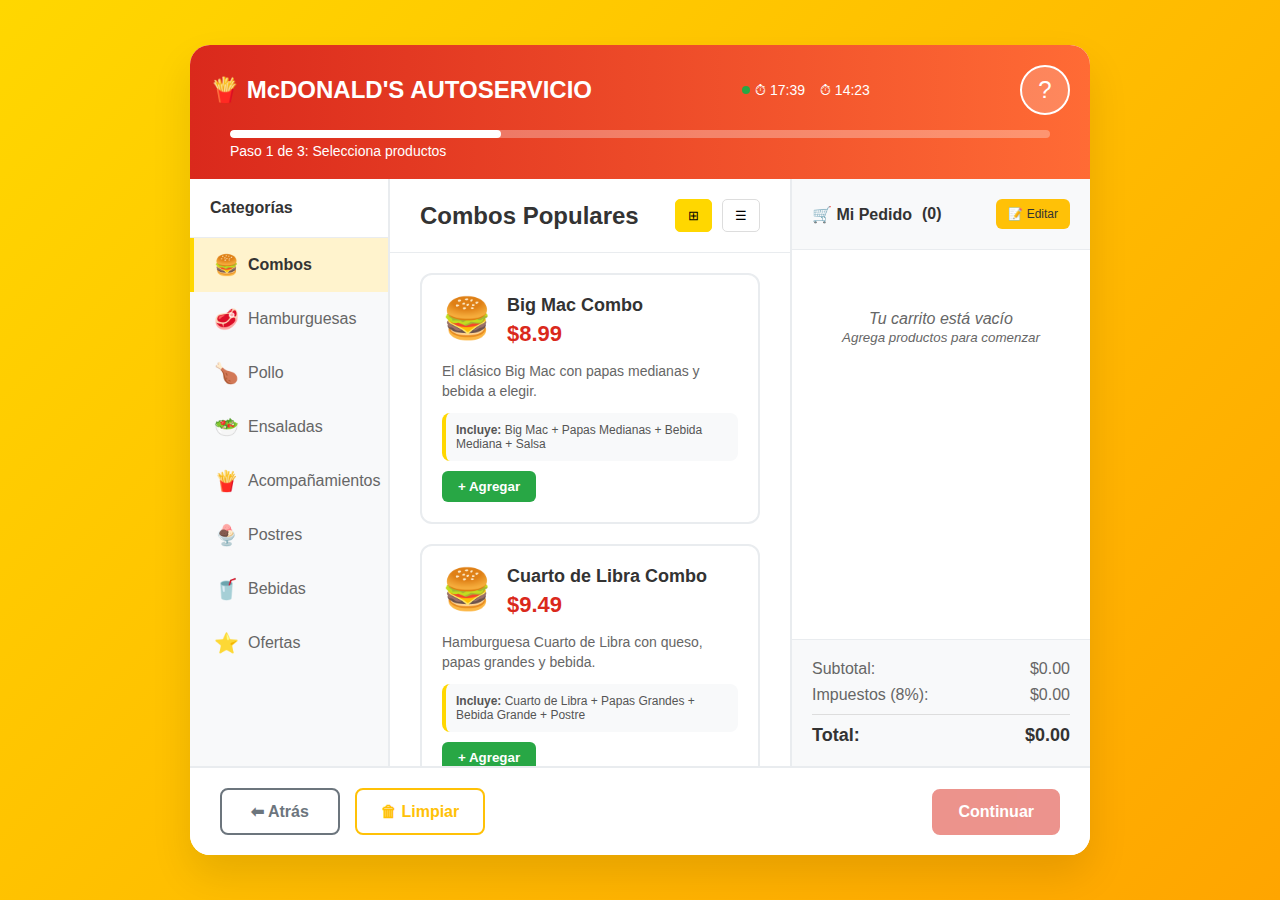
<file: index.html>
<!DOCTYPE html>
<html lang="es">
<head>
    <meta charset="UTF-8">
    <meta name="viewport" content="width=device-width, initial-scale=1.0">
    <title>Cajero Autoservicio - McDonald's Rediseñado</title>
    <link rel="stylesheet" href="assets/css/style.css">
</head>
<body>
    <div class="kiosk-container">
        <!-- HEADER -->
        <div class="header">
            <div class="header-top">
                <div class="logo-section">
                    <h1>🍟 McDONALD'S AUTOSERVICIO</h1>
                </div>
                <div class="system-status">
                    <div class="status-indicator">
                        <div class="status-dot"></div>
                        <span>Sistema Activo</span>
                    </div>
                    <div class="status-indicator">
                        <span>⏱ 14:23</span>
                    </div>
                </div>
                <button class="help-button" onclick="toggleHelp()" aria-label="Ayuda">?</button>
            </div>
            
            <div class="progress-section">
                <div class="progress-bar-container">
                    <div class="progress-bar">
                        <div class="progress-fill"></div>
                    </div>
                    <div class="step-text">Paso 1 de 3: Selecciona productos</div>
                </div>
            </div>

            <div class="help-tooltip" id="helpTooltip">
                <strong>¿Cómo usar el cajero?</strong><br><br>
                1️⃣ <strong>Categorías:</strong> Usa el menú izquierdo para navegar<br>
                2️⃣ <strong>Productos:</strong> Toca para ver detalles y agregar<br>
                3️⃣ <strong>Carrito:</strong> Revisa tu pedido a la derecha<br>
                4️⃣ <strong>Editar:</strong> Usa el lápiz 📝 para modificar<br><br>
                <em>💡 Tip: Todos los precios incluyen impuestos</em>
            </div>
        </div>

        <!-- MAIN CONTAINER -->
        <div class="main-container">
            <!-- SIDEBAR CATEGORÍAS -->
            <div class="sidebar">
                <div class="categories-title">Categorías</div>
                <button class="category-btn active" data-category="combos" onclick="selectCategory('combos')">
                    <span class="category-icon">🍔</span>
                    <span>Combos</span>
                </button>
                <button class="category-btn" data-category="hamburguesas" onclick="selectCategory('hamburguesas')">
                    <span class="category-icon">🥩</span>
                    <span>Hamburguesas</span>
                </button>
                <button class="category-btn" data-category="pollo" onclick="selectCategory('pollo')">
                    <span class="category-icon">🍗</span>
                    <span>Pollo</span>
                </button>
                <button class="category-btn" data-category="ensaladas" onclick="selectCategory('ensaladas')">
                    <span class="category-icon">🥗</span>
                    <span>Ensaladas</span>
                </button>
                <button class="category-btn" data-category="acompañamientos" onclick="selectCategory('acompañamientos')">
                    <span class="category-icon">🍟</span>
                    <span>Acompañamientos</span>
                </button>
                <button class="category-btn" data-category="postres" onclick="selectCategory('postres')">
                    <span class="category-icon">🍨</span>
                    <span>Postres</span>
                </button>
                <button class="category-btn" data-category="bebidas" onclick="selectCategory('bebidas')">
                    <span class="category-icon">🥤</span>
                    <span>Bebidas</span>
                </button>
                <a href="pages/special-offers.html" class="category-btn" style="text-decoration: none;">
                    <span class="category-icon">⭐</span>
                    <span>Ofertas</span>
                </a>
            </div>

            <!-- CONTENT AREA -->
            <div class="content-area">
                <div class="content-header">
                    <h2 class="content-title" id="categoryTitle">Combos Populares</h2>
                    <div class="view-controls">
                        <button class="view-btn active" onclick="changeView('grid')">⊞</button>
                        <button class="view-btn" onclick="changeView('list')">☰</button>
                    </div>
                </div>

                <div class="error-message" id="errorMessage"></div>
                <div class="success-message" id="successMessage"></div>

                <div class="products-container">
                    <div class="combo-grid" id="productGrid">
                        <!-- Los productos se generarán aquí con JavaScript -->
                    </div>
                </div>
            </div>

            <!-- CART SIDEBAR -->
            <div class="cart-sidebar">
                <div class="cart-header">
                    <div class="cart-title">
                        🛒 Mi Pedido
                        <span id="cartCount">(0)</span>
                    </div>
                    <button class="edit-btn" onclick="editOrder()">
                        📝 Editar
                    </button>
                </div>

                <div class="cart-content">
                    <div class="cart-empty" id="cartEmpty">
                        Tu carrito está vacío<br>
                        <small>Agrega productos para comenzar</small>
                    </div>
                    
                    <div id="cartItems">
                        <!-- Los items del carrito se generarán aquí -->
                    </div>
                </div>

                <div class="cart-summary">
                    <div class="summary-line">
                        <span>Subtotal:</span>
                        <span id="subtotal">$0.00</span>
                    </div>
                    <div class="summary-line">
                        <span>Impuestos (8%):</span>
                        <span id="taxes">$0.00</span>
                    </div>
                    <div class="summary-total">
                        <span>Total:</span>
                        <span id="total">$0.00</span>
                    </div>
                </div>
            </div>
        </div>

        <!-- BOTTOM NAVIGATION -->
        <div class="bottom-nav">
            <div class="nav-left">
                <button class="btn btn-secondary" onclick="goBack()">
                    ⬅ Atrás
                </button>
                <button class="btn btn-warning" onclick="clearCart()">
                    🗑 Limpiar
                </button>
            </div>
            
            <div class="nav-right">
                <button class="btn btn-primary" id="continueBtn" onclick="continueOrder()" disabled>
                    Continuar
                </button>
            </div>
        </div>
    </div>

    <script src="assets/js/main.js"></script>
</body>
</html>
</file>
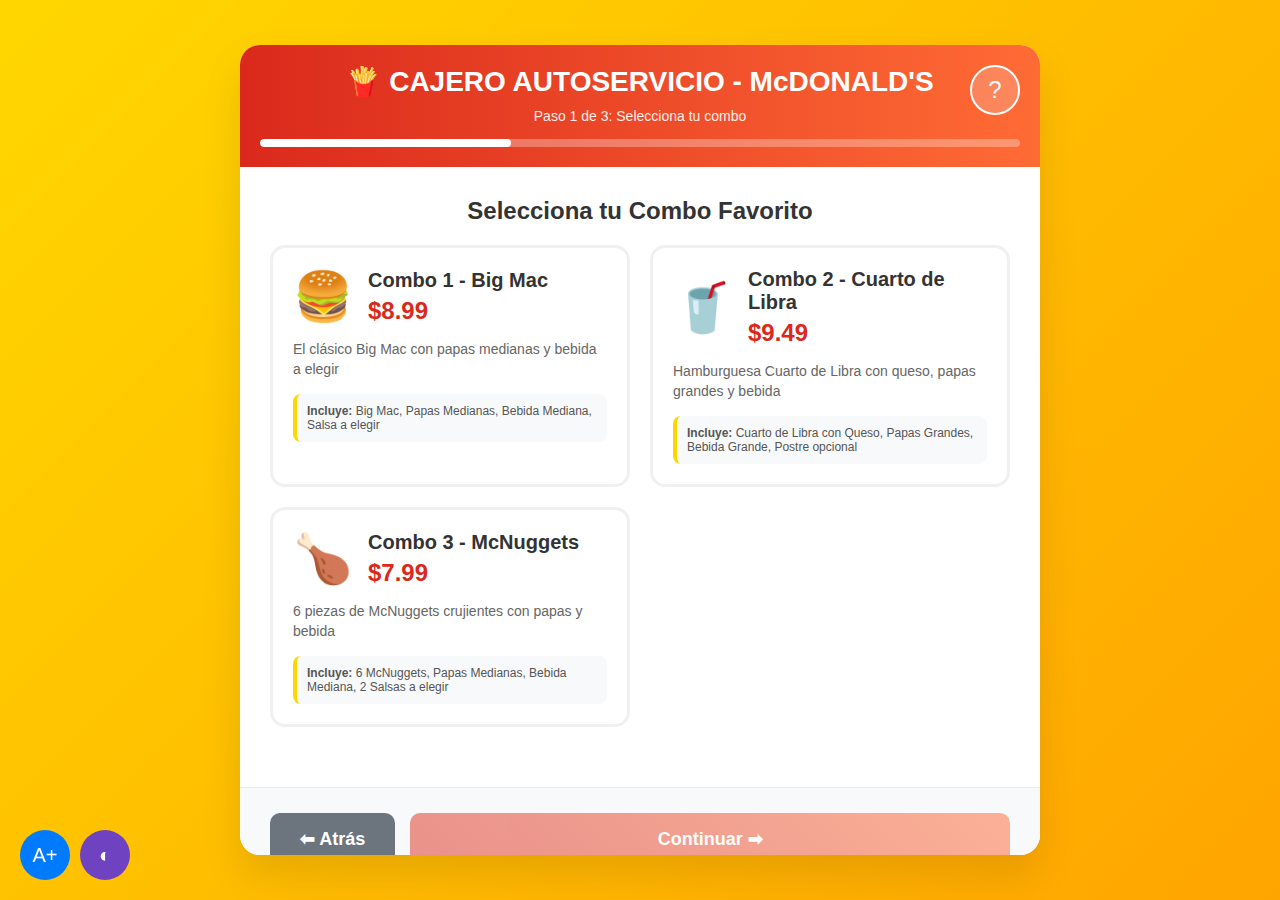
<file: index2.html>
<!DOCTYPE html>
<html lang="es">
<head>
    <meta charset="UTF-8">
    <meta name="viewport" content="width=device-width, initial-scale=1.0">
    <title>Cajero Autoservicio - McDonald's Rediseñado</title>
    <style>
        * {
            margin: 0;
            padding: 0;
            box-sizing: border-box;
        }

        body {
            font-family: 'Segoe UI', Tahoma, Geneva, Verdana, sans-serif;
            background: linear-gradient(135deg, #FFD700 0%, #FFA500 100%);
            min-height: 100vh;
            display: flex;
            justify-content: center;
            align-items: center;
            padding: 20px;
        }

        .kiosk-container {
            background: white;
            border-radius: 20px;
            box-shadow: 0 20px 40px rgba(0,0,0,0.1);
            width: 100%;
            max-width: 800px;
            height: 90vh;
            display: flex;
            flex-direction: column;
            overflow: hidden;
        }

        .header {
            background: linear-gradient(90deg, #DA291C 0%, #FF6B35 100%);
            color: white;
            padding: 20px;
            text-align: center;
            position: relative;
        }

        .header h1 {
            font-size: 28px;
            font-weight: bold;
            margin-bottom: 10px;
        }

        .progress-bar {
            background: rgba(255,255,255,0.3);
            height: 8px;
            border-radius: 4px;
            margin-top: 15px;
            overflow: hidden;
        }

        .progress-fill {
            background: white;
            height: 100%;
            width: 33%;
            border-radius: 4px;
            transition: width 0.3s ease;
        }

        .step-indicator {
            font-size: 14px;
            margin-top: 10px;
            opacity: 0.9;
        }

        .help-button {
            position: absolute;
            right: 20px;
            top: 20px;
            background: rgba(255,255,255,0.2);
            border: 2px solid white;
            color: white;
            border-radius: 50%;
            width: 50px;
            height: 50px;
            font-size: 24px;
            cursor: pointer;
            display: flex;
            align-items: center;
            justify-content: center;
            transition: all 0.3s ease;
        }

        .help-button:hover {
            background: white;
            color: #DA291C;
            transform: scale(1.1);
        }

        .main-content {
            flex: 1;
            padding: 30px;
            display: flex;
            flex-direction: column;
        }

        .combo-section {
            flex: 1;
        }

        .combo-title {
            font-size: 24px;
            color: #333;
            margin-bottom: 20px;
            text-align: center;
        }

        .combo-grid {
            display: grid;
            grid-template-columns: repeat(auto-fit, minmax(300px, 1fr));
            gap: 20px;
            margin-bottom: 30px;
        }

        .combo-card {
            background: white;
            border: 3px solid #f0f0f0;
            border-radius: 15px;
            padding: 20px;
            cursor: pointer;
            transition: all 0.3s ease;
            position: relative;
            min-height: 180px;
            display: flex;
            flex-direction: column;
        }

        .combo-card:hover {
            border-color: #FFD700;
            transform: translateY(-5px);
            box-shadow: 0 10px 25px rgba(0,0,0,0.1);
        }

        .combo-card.selected {
            border-color: #DA291C;
            background: linear-gradient(135deg, #fff5f5 0%, #ffe6e6 100%);
        }

        .combo-header {
            display: flex;
            align-items: center;
            margin-bottom: 15px;
        }

        .combo-image {
            font-size: 48px;
            margin-right: 15px;
        }

        .combo-info {
            flex: 1;
        }

        .combo-name {
            font-size: 20px;
            font-weight: bold;
            color: #333;
            margin-bottom: 5px;
        }

        .combo-price {
            font-size: 24px;
            font-weight: bold;
            color: #DA291C;
        }

        .combo-description {
            color: #666;
            font-size: 14px;
            margin-bottom: 15px;
            line-height: 1.4;
        }

        .combo-ingredients {
            background: #f8f9fa;
            padding: 10px;
            border-radius: 8px;
            font-size: 12px;
            color: #555;
            border-left: 4px solid #FFD700;
        }

        .selection-indicator {
            position: absolute;
            top: 15px;
            right: 15px;
            width: 30px;
            height: 30px;
            border-radius: 50%;
            background: #28a745;
            color: white;
            display: none;
            align-items: center;
            justify-content: center;
            font-weight: bold;
        }

        .combo-card.selected .selection-indicator {
            display: flex;
        }

        .bottom-section {
            background: #f8f9fa;
            padding: 25px 30px;
            border-top: 1px solid #e9ecef;
        }

        .order-summary {
            background: white;
            padding: 20px;
            border-radius: 10px;
            margin-bottom: 20px;
            border-left: 5px solid #28a745;
        }

        .summary-title {
            font-weight: bold;
            color: #333;
            margin-bottom: 10px;
        }

        .summary-item {
            display: flex;
            justify-content: space-between;
            margin-bottom: 5px;
            color: #666;
        }

        .summary-total {
            display: flex;
            justify-content: space-between;
            font-weight: bold;
            font-size: 18px;
            color: #333;
            border-top: 1px solid #eee;
            padding-top: 10px;
            margin-top: 10px;
        }

        .button-group {
            display: flex;
            gap: 15px;
        }

        .btn {
            padding: 15px 30px;
            border: none;
            border-radius: 10px;
            font-size: 18px;
            font-weight: bold;
            cursor: pointer;
            transition: all 0.3s ease;
            min-width: 120px;
        }

        .btn-secondary {
            background: #6c757d;
            color: white;
        }

        .btn-secondary:hover {
            background: #5a6268;
            transform: translateY(-2px);
        }

        .btn-primary {
            background: linear-gradient(45deg, #DA291C 0%, #FF6B35 100%);
            color: white;
            flex: 1;
        }

        .btn-primary:hover {
            transform: translateY(-2px);
            box-shadow: 0 5px 15px rgba(218, 41, 28, 0.4);
        }

        .btn:disabled {
            opacity: 0.5;
            cursor: not-allowed;
            transform: none !important;
        }

        .help-tooltip {
            position: absolute;
            background: #333;
            color: white;
            padding: 15px;
            border-radius: 10px;
            top: 80px;
            right: 20px;
            width: 250px;
            font-size: 14px;
            z-index: 1000;
            display: none;
            box-shadow: 0 5px 15px rgba(0,0,0,0.3);
        }

        .help-tooltip::before {
            content: '';
            position: absolute;
            top: -10px;
            right: 15px;
            border-left: 10px solid transparent;
            border-right: 10px solid transparent;
            border-bottom: 10px solid #333;
        }

        .accessibility-features {
            position: fixed;
            bottom: 20px;
            left: 20px;
            display: flex;
            gap: 10px;
        }

        .accessibility-btn {
            width: 50px;
            height: 50px;
            border-radius: 50%;
            border: none;
            cursor: pointer;
            font-size: 20px;
            transition: all 0.3s ease;
        }

        .font-size-btn {
            background: #007bff;
            color: white;
        }

        .contrast-btn {
            background: #6f42c1;
            color: white;
        }

        .high-contrast {
            filter: contrast(150%) brightness(1.2);
        }

        @media (max-width: 768px) {
            .combo-grid {
                grid-template-columns: 1fr;
            }
            
            .button-group {
                flex-direction: column;
            }
            
            .main-content {
                padding: 20px;
            }
        }
    </style>
</head>
<body>
    <div class="kiosk-container">
        <div class="header">
            <h1>🍟 CAJERO AUTOSERVICIO - McDONALD'S</h1>
            <div class="step-indicator">Paso 1 de 3: Selecciona tu combo</div>
            <div class="progress-bar">
                <div class="progress-fill"></div>
            </div>
            <button class="help-button" onclick="toggleHelp()">?</button>
            <div class="help-tooltip" id="helpTooltip">
                <strong>¿Cómo funciona?</strong><br>
                1. Selecciona tu combo favorito<br>
                2. Personaliza tu pedido<br>
                3. Confirma y paga<br><br>
                <em>Toca cualquier combo para ver más detalles</em>
            </div>
        </div>

        <div class="main-content">
            <div class="combo-section">
                <h2 class="combo-title">Selecciona tu Combo Favorito</h2>
                <div class="combo-grid">
                    <div class="combo-card" onclick="selectCombo(1)">
                        <div class="combo-header">
                            <div class="combo-image">🍔</div>
                            <div class="combo-info">
                                <div class="combo-name">Combo 1 - Big Mac</div>
                                <div class="combo-price">$8.99</div>
                            </div>
                        </div>
                        <div class="combo-description">
                            El clásico Big Mac con papas medianas y bebida a elegir
                        </div>
                        <div class="combo-ingredients">
                            <strong>Incluye:</strong> Big Mac, Papas Medianas, Bebida Mediana, Salsa a elegir
                        </div>
                        <div class="selection-indicator">✓</div>
                    </div>

                    <div class="combo-card" onclick="selectCombo(2)">
                        <div class="combo-header">
                            <div class="combo-image">🥤</div>
                            <div class="combo-info">
                                <div class="combo-name">Combo 2 - Cuarto de Libra</div>
                                <div class="combo-price">$9.49</div>
                            </div>
                        </div>
                        <div class="combo-description">
                            Hamburguesa Cuarto de Libra con queso, papas grandes y bebida
                        </div>
                        <div class="combo-ingredients">
                            <strong>Incluye:</strong> Cuarto de Libra con Queso, Papas Grandes, Bebida Grande, Postre opcional
                        </div>
                        <div class="selection-indicator">✓</div>
                    </div>

                    <div class="combo-card" onclick="selectCombo(3)">
                        <div class="combo-header">
                            <div class="combo-image">🍗</div>
                            <div class="combo-info">
                                <div class="combo-name">Combo 3 - McNuggets</div>
                                <div class="combo-price">$7.99</div>
                            </div>
                        </div>
                        <div class="combo-description">
                            6 piezas de McNuggets crujientes con papas y bebida
                        </div>
                        <div class="combo-ingredients">
                            <strong>Incluye:</strong> 6 McNuggets, Papas Medianas, Bebida Mediana, 2 Salsas a elegir
                        </div>
                        <div class="selection-indicator">✓</div>
                    </div>
                </div>
            </div>
        </div>

        <div class="bottom-section">
            <div class="order-summary" id="orderSummary" style="display: none;">
                <div class="summary-title">📋 Tu Pedido Actual</div>
                <div class="summary-item">
                    <span id="selectedComboName">-</span>
                    <span id="selectedComboPrice">$0.00</span>
                </div>
                <div class="summary-total">
                    <span>Total:</span>
                    <span id="totalPrice">$0.00</span>
                </div>
            </div>

            <div class="button-group">
                <button class="btn btn-secondary" onclick="goBack()">⬅ Atrás</button>
                <button class="btn btn-primary" id="continueBtn" onclick="continueOrder()" disabled>
                    Continuar ➡
                </button>
            </div>
        </div>
    </div>

    <div class="accessibility-features">
        <button class="accessibility-btn font-size-btn" onclick="increaseFontSize()" title="Aumentar tamaño de texto">A+</button>
        <button class="accessibility-btn contrast-btn" onclick="toggleContrast()" title="Alto contraste">◐</button>
    </div>

    <script>
        let selectedCombo = null;
        let fontSize = 16;
        let highContrast = false;

        const combos = {
            1: { name: "Combo 1 - Big Mac", price: 8.99 },
            2: { name: "Combo 2 - Cuarto de Libra", price: 9.49 },
            3: { name: "Combo 3 - McNuggets", price: 7.99 }
        };

        function selectCombo(comboId) {
            // Remover selección anterior
            document.querySelectorAll('.combo-card').forEach(card => {
                card.classList.remove('selected');
            });

            // Seleccionar nuevo combo
            const selectedCard = document.querySelectorAll('.combo-card')[comboId - 1];
            selectedCard.classList.add('selected');
            
            selectedCombo = comboId;
            updateOrderSummary();
            
            // Feedback visual y sonoro
            selectedCard.style.transform = 'scale(1.05)';
            setTimeout(() => {
                selectedCard.style.transform = '';
            }, 200);

            // Activar botón continuar
            document.getElementById('continueBtn').disabled = false;
        }

        function updateOrderSummary() {
            const summary = document.getElementById('orderSummary');
            const comboName = document.getElementById('selectedComboName');
            const comboPrice = document.getElementById('selectedComboPrice');
            const totalPrice = document.getElementById('totalPrice');

            if (selectedCombo) {
                const combo = combos[selectedCombo];
                summary.style.display = 'block';
                comboName.textContent = combo.name;
                comboPrice.textContent = $${combo.price.toFixed(2)};
                totalPrice.textContent = $${combo.price.toFixed(2)};
            } else {
                summary.style.display = 'none';
            }
        }

        function continueOrder() {
            if (selectedCombo) {
                // Actualizar barra de progreso
                document.querySelector('.progress-fill').style.width = '66%';
                document.querySelector('.step-indicator').textContent = 'Paso 2 de 3: Personaliza tu pedido';
                
                alert(¡Perfecto! Has seleccionado el "${combos[selectedCombo].name}.\n\nEn el siguiente paso podrás:\n• Elegir tu bebida\n• Seleccionar salsas\n• Agregar extras\n• Especificar alergias);
            }
        }

        function goBack() {
            // Resetear selección
            selectedCombo = null;
            document.querySelectorAll('.combo-card').forEach(card => {
                card.classList.remove('selected');
            });
            updateOrderSummary();
            document.getElementById('continueBtn').disabled = true;
            
            // Resetear progreso
            document.querySelector('.progress-fill').style.width = '33%';
            document.querySelector('.step-indicator').textContent = 'Paso 1 de 3: Selecciona tu combo';
        }

        function toggleHelp() {
            const tooltip = document.getElementById('helpTooltip');
            tooltip.style.display = tooltip.style.display === 'block' ? 'none' : 'block';
        }

        function increaseFontSize() {
            fontSize += 2;
            if (fontSize > 24) fontSize = 16;
            document.body.style.fontSize = fontSize + 'px';
        }

        function toggleContrast() {
            highContrast = !highContrast;
            document.body.classList.toggle('high-contrast', highContrast);
        }

        // Cerrar tooltip al hacer clic fuera
        document.addEventListener('click', function(event) {
            const helpButton = document.querySelector('.help-button');
            const tooltip = document.getElementById('helpTooltip');
            
            if (!helpButton.contains(event.target)) {
                tooltip.style.display = 'none';
            }
        });

        // Accesibilidad: navegación por teclado
        document.addEventListener('keydown', function(event) {
            if (event.key === 'Enter' || event.key === ' ') {
                const focusedElement = document.activeElement;
                if (focusedElement.classList.contains('combo-card')) {
                    const index = Array.from(document.querySelectorAll('.combo-card')).indexOf(focusedElement);
                    selectCombo(index + 1);
                }
            }
        });

        // Hacer las tarjetas focusables
        document.querySelectorAll('.combo-card').forEach((card, index) => {
            card.setAttribute('tabindex', '0');
            card.setAttribute('role', 'button');
            card.setAttribute('aria-label', Seleccionar ${combos[index + 1].name} por $${combos[index + 1].price});
        });
    </script>
</body>
</html>
</file>
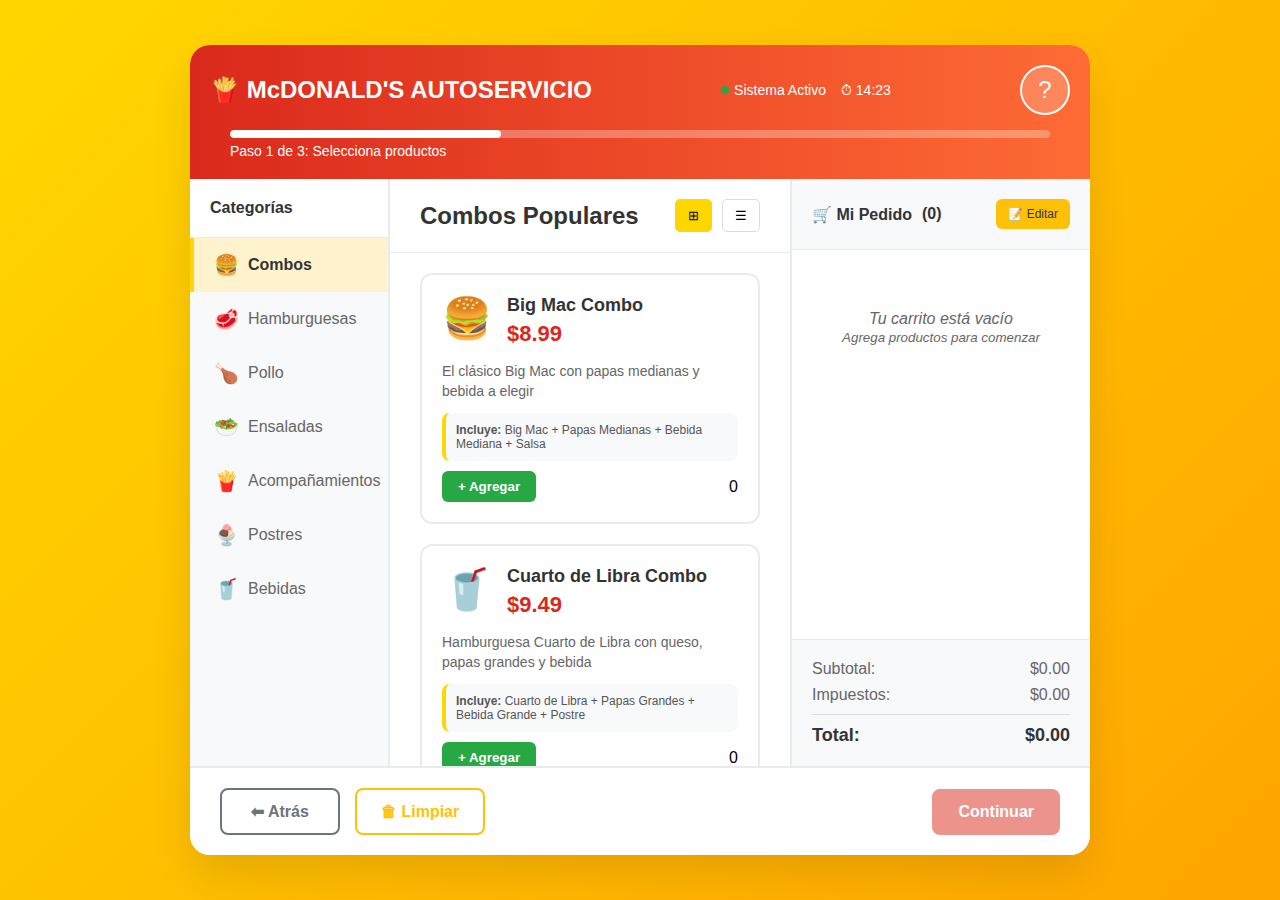
<file: index3.html>
<!DOCTYPE html>
<html lang="es">
<head>
    <meta charset="UTF-8">
    <meta name="viewport" content="width=device-width, initial-scale=1.0">
    <title>Cajero Autoservicio - McDonald's Rediseñado</title>
    <style>
        * {
            margin: 0;
            padding: 0;
            box-sizing: border-box;
        }

        body {
            font-family: 'Segoe UI', Tahoma, Geneva, Verdana, sans-serif;
            background: linear-gradient(135deg, #FFD700 0%, #FFA500 100%);
            min-height: 100vh;
            display: flex;
            justify-content: center;
            align-items: center;
            padding: 20px;
        }

        .kiosk-container {
            background: white;
            border-radius: 20px;
            box-shadow: 0 20px 40px rgba(0,0,0,0.1);
            width: 100%;
            max-width: 900px;
            height: 90vh;
            display: flex;
            flex-direction: column;
            overflow: hidden;
        }

        /* HEADER - Status del sistema visible */
        .header {
            background: linear-gradient(90deg, #DA291C 0%, #FF6B35 100%);
            color: white;
            padding: 20px;
            position: relative;
        }

        .header-top {
            display: flex;
            justify-content: space-between;
            align-items: center;
            margin-bottom: 15px;
        }

        .logo-section h1 {
            font-size: 24px;
            font-weight: bold;
        }

        .system-status {
            display: flex;
            align-items: center;
            gap: 15px;
            font-size: 14px;
        }

        .status-indicator {
            display: flex;
            align-items: center;
            gap: 5px;
        }

        .status-dot {
            width: 8px;
            height: 8px;
            border-radius: 50%;
            background: #28a745;
        }

        .progress-section {
            display: flex;
            justify-content: space-between;
            align-items: center;
        }

        .progress-bar-container {
            flex: 1;
            margin: 0 20px;
        }

        .progress-bar {
            background: rgba(255,255,255,0.3);
            height: 8px;
            border-radius: 4px;
            overflow: hidden;
        }

        .progress-fill {
            background: white;
            height: 100%;
            width: 33%;
            border-radius: 4px;
            transition: width 0.3s ease;
        }

        .step-text {
            font-size: 14px;
            margin-top: 5px;
        }

        .help-button {
            background: rgba(255,255,255,0.2);
            border: 2px solid white;
            color: white;
            border-radius: 50%;
            width: 50px;
            height: 50px;
            font-size: 24px;
            cursor: pointer;
            display: flex;
            align-items: center;
            justify-content: center;
            transition: all 0.3s ease;
        }

        .help-button:hover {
            background: white;
            color: #DA291C;
            transform: scale(1.1);
        }

        /* SIDEBAR - Categorías */
        .main-container {
            display: flex;
            flex: 1;
            overflow: hidden;
        }

        .sidebar {
            width: 200px;
            background: #f8f9fa;
            border-right: 2px solid #e9ecef;
            display: flex;
            flex-direction: column;
        }

        .categories-title {
            padding: 20px;
            font-weight: bold;
            color: #333;
            border-bottom: 1px solid #e9ecef;
            background: white;
        }

        .category-btn {
            padding: 15px 20px;
            border: none;
            background: transparent;
            text-align: left;
            cursor: pointer;
            font-size: 16px;
            color: #666;
            border-left: 4px solid transparent;
            transition: all 0.3s ease;
            display: flex;
            align-items: center;
            gap: 10px;
        }

        .category-btn:hover {
            background: #e9ecef;
            color: #333;
        }

        .category-btn.active {
            background: #fff3cd;
            color: #333;
            border-left-color: #FFD700;
            font-weight: bold;
        }

        .category-icon {
            font-size: 20px;
            width: 24px;
        }

        /* MAIN CONTENT */
        .content-area {
            flex: 1;
            display: flex;
            flex-direction: column;
            overflow: hidden;
        }

        .content-header {
            padding: 20px 30px;
            background: white;
            border-bottom: 1px solid #e9ecef;
            display: flex;
            justify-content: space-between;
            align-items: center;
        }

        .content-title {
            font-size: 24px;
            color: #333;
            margin: 0;
        }

        .view-controls {
            display: flex;
            gap: 10px;
        }

        .view-btn {
            padding: 8px 12px;
            border: 1px solid #ddd;
            background: white;
            border-radius: 5px;
            cursor: pointer;
            transition: all 0.3s ease;
        }

        .view-btn.active {
            background: #FFD700;
            border-color: #FFD700;
        }

        .products-container {
            flex: 1;
            padding: 20px 30px;
            overflow-y: auto;
        }

        .combo-grid {
            display: grid;
            grid-template-columns: repeat(auto-fit, minmax(280px, 1fr));
            gap: 20px;
        }

        .combo-card {
            background: white;
            border: 2px solid #e9ecef;
            border-radius: 12px;
            padding: 20px;
            cursor: pointer;
            transition: all 0.3s ease;
            position: relative;
            min-height: 200px;
            display: flex;
            flex-direction: column;
        }

        .combo-card:hover {
            border-color: #FFD700;
            transform: translateY(-3px);
            box-shadow: 0 8px 25px rgba(0,0,0,0.1);
        }

        .combo-card.selected {
            border-color: #DA291C;
            background: linear-gradient(135deg, #fff5f5 0%, #ffe6e6 100%);
        }

        .combo-header {
            display: flex;
            align-items: flex-start;
            margin-bottom: 15px;
        }

        .combo-image {
            font-size: 40px;
            margin-right: 15px;
        }

        .combo-info {
            flex: 1;
        }

        .combo-name {
            font-size: 18px;
            font-weight: bold;
            color: #333;
            margin-bottom: 5px;
        }

        .combo-price {
            font-size: 22px;
            font-weight: bold;
            color: #DA291C;
        }

        .combo-description {
            color: #666;
            font-size: 14px;
            margin-bottom: 12px;
            line-height: 1.4;
        }

        .combo-ingredients {
            background: #f8f9fa;
            padding: 10px;
            border-radius: 8px;
            font-size: 12px;
            color: #555;
            border-left: 4px solid #FFD700;
            margin-bottom: 10px;
        }

        .combo-actions {
            display: flex;
            justify-content: space-between;
            align-items: center;
            margin-top: auto;
        }

        .add-btn {
            background: #28a745;
            color: white;
            border: none;
            padding: 8px 16px;
            border-radius: 6px;
            cursor: pointer;
            font-weight: bold;
            transition: all 0.3s ease;
        }

        .add-btn:hover {
            background: #218838;
            transform: translateY(-1px);
        }

        .selection-indicator {
            position: absolute;
            top: 10px;
            right: 10px;
            width: 30px;
            height: 30px;
            border-radius: 50%;
            background: #28a745;
            color: white;
            display: none;
            align-items: center;
            justify-content: center;
            font-weight: bold;
            font-size: 16px;
        }

        .combo-card.selected .selection-indicator {
            display: flex;
        }

        /* CART SIDEBAR */
        .cart-sidebar {
            width: 300px;
            background: white;
            border-left: 2px solid #e9ecef;
            display: flex;
            flex-direction: column;
        }

        .cart-header {
            padding: 20px;
            background: #f8f9fa;
            border-bottom: 1px solid #e9ecef;
            display: flex;
            justify-content: between;
            align-items: center;
        }

        .cart-title {
            font-weight: bold;
            color: #333;
            display: flex;
            align-items: center;
            gap: 10px;
        }

        .edit-btn {
            background: #ffc107;
            color: #333;
            border: none;
            padding: 8px 12px;
            border-radius: 6px;
            cursor: pointer;
            font-size: 12px;
            margin-left: auto;
            display: flex;
            align-items: center;
            gap: 5px;
            transition: all 0.3s ease;
        }

        .edit-btn:hover {
            background: #e0a800;
            transform: translateY(-1px);
        }

        .cart-content {
            flex: 1;
            padding: 20px;
            overflow-y: auto;
        }

        .cart-item {
            display: flex;
            justify-content: space-between;
            align-items: center;
            padding: 15px 0;
            border-bottom: 1px solid #eee;
        }

        .cart-item:last-child {
            border-bottom: none;
        }

        .item-details {
            flex: 1;
        }

        .item-name {
            font-weight: bold;
            color: #333;
            margin-bottom: 5px;
        }

        .item-customizations {
            font-size: 12px;
            color: #666;
        }

        .item-price {
            font-weight: bold;
            color: #DA291C;
        }

        .quantity-controls {
            display: flex;
            align-items: center;
            gap: 10px;
            margin-top: 5px;
        }

        .qty-btn {
            width: 24px;
            height: 24px;
            border: 1px solid #ddd;
            background: white;
            border-radius: 4px;
            cursor: pointer;
            display: flex;
            align-items: center;
            justify-content: center;
        }

        .qty-btn:hover {
            background: #f8f9fa;
        }

        .cart-empty {
            text-align: center;
            color: #666;
            font-style: italic;
            margin-top: 40px;
        }

        .cart-summary {
            padding: 20px;
            background: #f8f9fa;
            border-top: 1px solid #e9ecef;
        }

        .summary-line {
            display: flex;
            justify-content: space-between;
            margin-bottom: 8px;
            color: #666;
        }

        .summary-total {
            display: flex;
            justify-content: space-between;
            font-weight: bold;
            font-size: 18px;
            color: #333;
            border-top: 1px solid #ddd;
            padding-top: 10px;
            margin-top: 10px;
        }

        /* BOTTOM NAVIGATION */
        .bottom-nav {
            background: white;
            padding: 20px 30px;
            border-top: 2px solid #e9ecef;
            display: flex;
            justify-content: space-between;
            align-items: center;
        }

        .nav-left {
            display: flex;
            gap: 15px;
        }

        .nav-right {
            display: flex;
            gap: 15px;
        }

        .btn {
            padding: 12px 24px;
            border: 2px solid;
            border-radius: 8px;
            font-size: 16px;
            font-weight: bold;
            cursor: pointer;
            transition: all 0.3s ease;
            display: flex;
            align-items: center;
            gap: 8px;
            min-width: 120px;
            justify-content: center;
        }

        .btn-secondary {
            background: white;
            color: #6c757d;
            border-color: #6c757d;
        }

        .btn-secondary:hover {
            background: #6c757d;
            color: white;
            transform: translateY(-2px);
        }

        .btn-warning {
            background: white;
            color: #ffc107;
            border-color: #ffc107;
        }

        .btn-warning:hover {
            background: #ffc107;
            color: #333;
            transform: translateY(-2px);
        }

        .btn-primary {
            background: #DA291C;
            color: white;
            border-color: #DA291C;
        }

        .btn-primary:hover {
            background: #c21807;
            border-color: #c21807;
            transform: translateY(-2px);
        }

        .btn:disabled {
            opacity: 0.5;
            cursor: not-allowed;
            transform: none !important;
        }

        /* ERROR MESSAGES */
        .error-message {
            background: #f8d7da;
            color: #721c24;
            padding: 12px 16px;
            border-radius: 6px;
            margin: 10px 0;
            border-left: 4px solid #dc3545;
            display: none;
        }

        .success-message {
            background: #d4edda;
            color: #155724;
            padding: 12px 16px;
            border-radius: 6px;
            margin: 10px 0;
            border-left: 4px solid #28a745;
            display: none;
        }

        /* HELP TOOLTIP */
        .help-tooltip {
            position: absolute;
            background: #333;
            color: white;
            padding: 15px;
            border-radius: 10px;
            top: 80px;
            right: 20px;
            width: 280px;
            font-size: 14px;
            z-index: 1000;
            display: none;
            box-shadow: 0 5px 15px rgba(0,0,0,0.3);
            line-height: 1.4;
        }

        .help-tooltip::before {
            content: '';
            position: absolute;
            top: -10px;
            right: 15px;
            border-left: 10px solid transparent;
            border-right: 10px solid transparent;
            border-bottom: 10px solid #333;
        }

        /* ACCESSIBILITY */
        .sr-only {
            position: absolute;
            width: 1px;
            height: 1px;
            padding: 0;
            margin: -1px;
            overflow: hidden;
            clip: rect(0, 0, 0, 0);
            white-space: nowrap;
            border: 0;
        }

        /* RESPONSIVE */
        @media (max-width: 1024px) {
            .cart-sidebar {
                width: 250px;
            }
        }

        @media (max-width: 768px) {
            .main-container {
                flex-direction: column;
            }
            
            .sidebar {
                width: 100%;
                height: auto;
            }
            
            .cart-sidebar {
                width: 100%;
                order: -1;
            }
            
            .combo-grid {
                grid-template-columns: 1fr;
            }
        }
    </style>
</head>
<body>
    <div class="kiosk-container">
        <!-- HEADER -->
        <div class="header">
            <div class="header-top">
                <div class="logo-section">
                    <h1>🍟 McDONALD'S AUTOSERVICIO</h1>
                </div>
                <div class="system-status">
                    <div class="status-indicator">
                        <div class="status-dot"></div>
                        <span>Sistema Activo</span>
                    </div>
                    <div class="status-indicator">
                        <span>⏱ 14:23</span>
                    </div>
                </div>
                <button class="help-button" onclick="toggleHelp()" aria-label="Ayuda">?</button>
            </div>
            
            <div class="progress-section">
                <div class="progress-bar-container">
                    <div class="progress-bar">
                        <div class="progress-fill"></div>
                    </div>
                    <div class="step-text">Paso 1 de 3: Selecciona productos</div>
                </div>
            </div>

            <div class="help-tooltip" id="helpTooltip">
                <strong>¿Cómo usar el cajero?</strong><br><br>
                1️⃣ <strong>Categorías:</strong> Usa el menú izquierdo para navegar<br>
                2️⃣ <strong>Productos:</strong> Toca para ver detalles y agregar<br>
                3️⃣ <strong>Carrito:</strong> Revisa tu pedido a la derecha<br>
                4️⃣ <strong>Editar:</strong> Usa el lápiz 📝 para modificar<br><br>
                <em>💡 Tip: Todos los precios incluyen impuestos</em>
            </div>
        </div>

        <!-- MAIN CONTAINER -->
        <div class="main-container">
            <!-- SIDEBAR CATEGORÍAS -->
            <div class="sidebar">
                <div class="categories-title">Categorías</div>
                <button class="category-btn active" data-category="combos" onclick="selectCategory('combos')">
                    <span class="category-icon">🍔</span>
                    <span>Combos</span>
                </button>
                <button class="category-btn" data-category="hamburguesas" onclick="selectCategory('hamburguesas')">
                    <span class="category-icon">🥩</span>
                    <span>Hamburguesas</span>
                </button>
                <button class="category-btn" data-category="pollo" onclick="selectCategory('pollo')">
                    <span class="category-icon">🍗</span>
                    <span>Pollo</span>
                </button>
                <button class="category-btn" data-category="ensaladas" onclick="selectCategory('ensaladas')">
                    <span class="category-icon">🥗</span>
                    <span>Ensaladas</span>
                </button>
                <button class="category-btn" data-category="acompañamientos" onclick="selectCategory('acompañamientos')">
                    <span class="category-icon">🍟</span>
                    <span>Acompañamientos</span>
                </button>
                <button class="category-btn" data-category="postres" onclick="selectCategory('postres')">
                    <span class="category-icon">🍨</span>
                    <span>Postres</span>
                </button>
                <button class="category-btn" data-category="bebidas" onclick="selectCategory('bebidas')">
                    <span class="category-icon">🥤</span>
                    <span>Bebidas</span>
                </button>
            </div>

            <!-- CONTENT AREA -->
            <div class="content-area">
                <div class="content-header">
                    <h2 class="content-title" id="categoryTitle">Combos Populares</h2>
                    <div class="view-controls">
                        <button class="view-btn active" onclick="changeView('grid')">⊞</button>
                        <button class="view-btn" onclick="changeView('list')">☰</button>
                    </div>
                </div>

                <div class="error-message" id="errorMessage"></div>
                <div class="success-message" id="successMessage"></div>

                <div class="products-container">
                    <div class="combo-grid" id="productGrid">
                        <!-- COMBO 1 -->
                        <div class="combo-card" data-product="combo1">
                            <div class="combo-header">
                                <div class="combo-image">🍔</div>
                                <div class="combo-info">
                                    <div class="combo-name">Big Mac Combo</div>
                                    <div class="combo-price">$8.99</div>
                                </div>
                            </div>
                            <div class="combo-description">
                                El clásico Big Mac con papas medianas y bebida a elegir
                            </div>
                            <div class="combo-ingredients">
                                <strong>Incluye:</strong> Big Mac + Papas Medianas + Bebida Mediana + Salsa
                            </div>
                            <div class="combo-actions">
                                <button class="add-btn" onclick="addToCart('combo1')">
                                    + Agregar
                                </button>
                                <span class="item-count" id="count-combo1">0</span>
                            </div>
                            <div class="selection-indicator">✓</div>
                        </div>

                        <!-- COMBO 2 -->
                        <div class="combo-card" data-product="combo2">
                            <div class="combo-header">
                                <div class="combo-image">🥤</div>
                                <div class="combo-info">
                                    <div class="combo-name">Cuarto de Libra Combo</div>
                                    <div class="combo-price">$9.49</div>
                                </div>
                            </div>
                            <div class="combo-description">
                                Hamburguesa Cuarto de Libra con queso, papas grandes y bebida
                            </div>
                            <div class="combo-ingredients">
                                <strong>Incluye:</strong> Cuarto de Libra + Papas Grandes + Bebida Grande + Postre
                            </div>
                            <div class="combo-actions">
                                <button class="add-btn" onclick="addToCart('combo2')">
                                    + Agregar
                                </button>
                                <span class="item-count" id="count-combo2">0</span>
                            </div>
                            <div class="selection-indicator">✓</div>
                        </div>

                        <!-- COMBO 3 -->
                        <div class="combo-card" data-product="combo3">
                            <div class="combo-header">
                                <div class="combo-image">🍗</div>
                                <div class="combo-info">
                                    <div class="combo-name">McNuggets Combo</div>
                                    <div class="combo-price">$7.99</div>
                                </div>
                            </div>
                            <div class="combo-description">
                                6 piezas McNuggets crujientes con papas y bebida
                            </div>
                            <div class="combo-ingredients">
                                <strong>Incluye:</strong> 6 McNuggets + Papas Medianas + Bebida Mediana + 2 Salsas
                            </div>
                            <div class="combo-actions">
                                <button class="add-btn" onclick="addToCart('combo3')">
                                    + Agregar
                                </button>
                                <span class="item-count" id="count-combo3">0</span>
                            </div>
                            <div class="selection-indicator">✓</div>
                        </div>
                    </div>
                </div>
            </div>

            <!-- CART SIDEBAR -->
            <div class="cart-sidebar">
                <div class="cart-header">
                    <div class="cart-title">
                        🛒 Mi Pedido
                        <span id="cartCount">(0)</span>
                    </div>
                    <button class="edit-btn" onclick="editOrder()">
                        📝 Editar
                    </button>
                </div>

                <div class="cart-content">
                    <div class="cart-empty" id="cartEmpty">
                        Tu carrito está vacío<br>
                        <small>Agrega productos para comenzar</small>
                    </div>
                    <div id="cartItems"></div>
                </div>

                <div class="cart-summary">
                    <div class="summary-line">
                        <span>Subtotal:</span>
                        <span id="subtotal">$0.00</span>
                    </div>
                    <div class="summary-line">
                        <span>Impuestos:</span>
                        <span id="taxes">$0.00</span>
                    </div>
                    <div class="summary-total">
                        <span>Total:</span>
                        <span id="total">$0.00</span>
                    </div>
                </div>
            </div>
        </div>

        <!-- BOTTOM NAVIGATION -->
        <div class="bottom-nav">
            <div class="nav-left">
                <button class="btn btn-secondary" onclick="goBack()">
                    ⬅ Atrás
                </button>
                <button class="btn btn-warning" onclick="clearCart()">
                    🗑 Limpiar
                </button>
            </div>
            
            <div class="nav-right">
                <button class="btn btn-primary" id="continueBtn" onclick="continueOrder()" disabled>
                    Continuar 
                </button>
            </div>
        </div>
    </div>

    <script>
        // Estado de la aplicación
        let cart = {};
        let currentCategory = 'combos';
        let currentView = 'grid';
        
        // Datos de productos
        const products = {
            combo1: { name: "Big Mac Combo", price: 8.99, category: "combos" },
            combo2: { name: "Cuarto de Libra Combo", price: 9.49, category: "combos" },
            combo3: { name: "McNuggets Combo", price: 7.99, category: "combos" }
        };

        const categories = {
            combos: "Combos Populares",
            hamburguesas: "Hamburguesas Individuales", 
            pollo: "Pollo y Nuggets",
            ensaladas: "Ensaladas Frescas",
            acompañamientos: "Acompañamientos",
            postres: "Postres y Helados",
            bebidas: "Bebidas y Cafés"
        };

        // Principio 1: Visibilidad del estado del sistema
        function updateSystemStatus() {
            const now = new Date();
            const timeStr = now.toLocaleTimeString('es-ES', { 
                hour: '2-digit', 
                minute: '2-digit' 
            });
            document.querySelector('.status-indicator span:last-child').textContent = ⏱ ${timeStr};
        }

        // Principio 2: Coincidencia entre el sistema y el mundo real
        function selectCategory(category) {
            // Remover active de todos los botones
            document.querySelectorAll('.category-btn').forEach(btn => {
                btn.classList.remove('active');
            });
            
            // Activar botón seleccionado
            document.querySelector([data-category="${category}"]).classList.add('active');
            
            // Actualizar título
            document.getElementById('categoryTitle').textContent = categories[category];
            currentCategory = category;
            
            // Feedback visual
            showMessage(Navegando a: ${categories[category]}, 'success');
        }

        // Principio 3: Control y libertad del usuario
        function addToCart(productId) {
            if (!cart[productId]) {
                cart[productId] = 0;
            }
            cart[productId]++;
            
            updateCartDisplay();
            updateProductCount(productId);
            showMessage(${products[productId].name} agregado al carrito, 'success');
            
            // Feedback visual en la tarjeta
            const card = document.querySelector([data-product="${productId}"]);
            card.classList.add('selected');
        }

        function removeFromCart(productId) {
            if (cart[productId] && cart[productId] > 0) {
                cart[productId]--;
                if (cart[productId] === 0) {
                    delete cart[productId];
                    document.querySelector([data-product="${productId}"]).classList.remove('selected');
                }
                updateCartDisplay();
                updateProductCount(productId);
                showMessage(Producto removido del carrito, 'success');
            }
        }

        function clearCart() {
            if (Object.keys(cart).length === 0) {
                showMessage('El carrito ya está vacío', 'error');
                return;
            }
            
            if (confirm('¿Estás seguro de que quieres limpiar tu carrito?')) {
                cart = {};
                updateCartDisplay();
                document.querySelectorAll('.combo-card').forEach(card => {
                    card.classList.remove('selected');
                });
                document.querySelectorAll('.item-count').forEach(count => {
                    count.textContent = '0';
                });
                showMessage('Carrito limpiado correctamente', 'success');
            }
        }

        // Principio 4
</file>
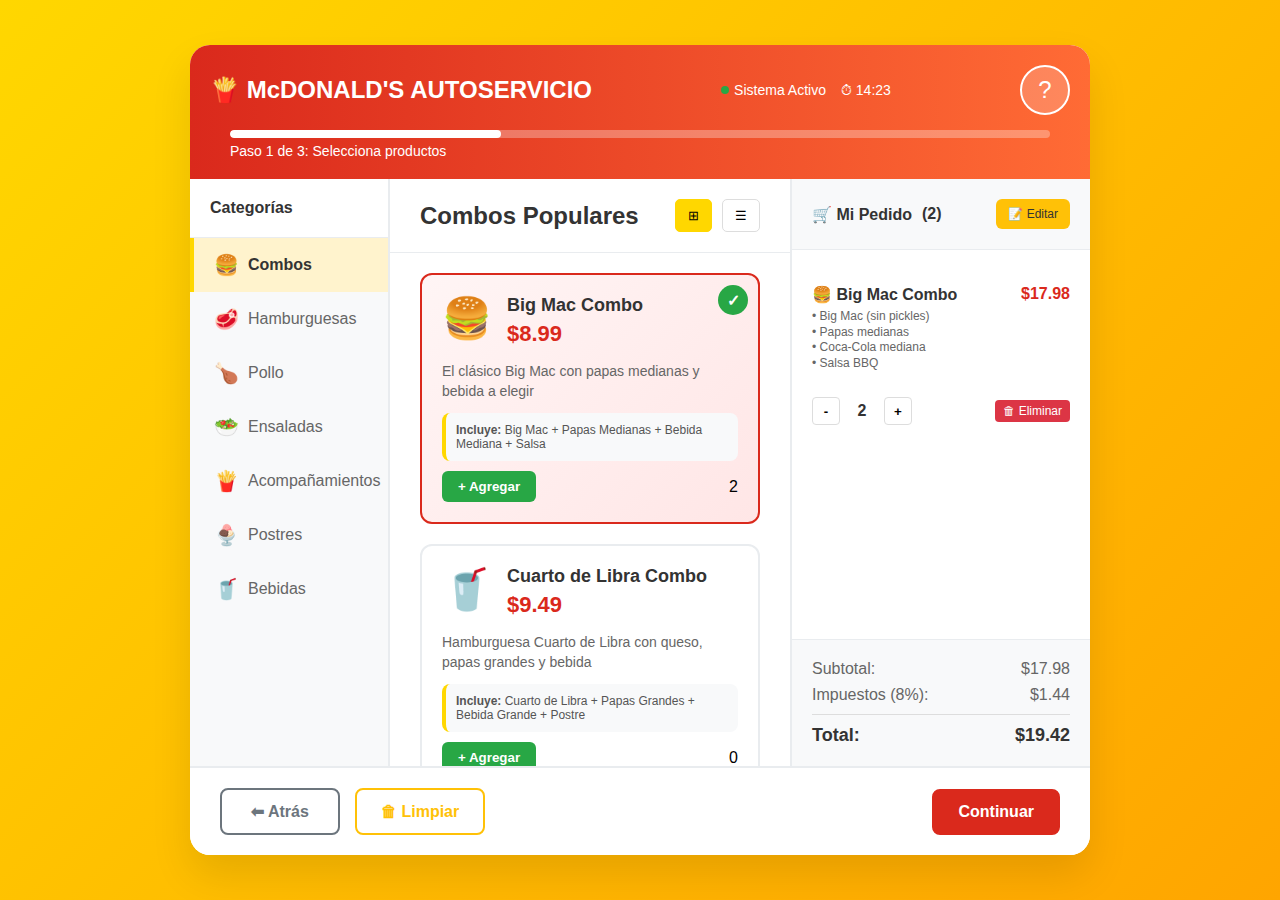
<file: index4.html>
<!DOCTYPE html>
<html lang="es">
<head>
    <meta charset="UTF-8">
    <meta name="viewport" content="width=device-width, initial-scale=1.0">
    <title>Cajero Autoservicio - McDonald's Rediseñado</title>
    <style>
        * {
            margin: 0;
            padding: 0;
            box-sizing: border-box;
        }

        body {
            font-family: 'Segoe UI', Tahoma, Geneva, Verdana, sans-serif;
            background: linear-gradient(135deg, #FFD700 0%, #FFA500 100%);
            min-height: 100vh;
            display: flex;
            justify-content: center;
            align-items: center;
            padding: 20px;
        }

        .kiosk-container {
            background: white;
            border-radius: 20px;
            box-shadow: 0 20px 40px rgba(0,0,0,0.1);
            width: 100%;
            max-width: 900px;
            height: 90vh;
            display: flex;
            flex-direction: column;
            overflow: hidden;
        }

        /* HEADER - Status del sistema visible */
        .header {
            background: linear-gradient(90deg, #DA291C 0%, #FF6B35 100%);
            color: white;
            padding: 20px;
            position: relative;
        }

        .header-top {
            display: flex;
            justify-content: space-between;
            align-items: center;
            margin-bottom: 15px;
        }

        .logo-section h1 {
            font-size: 24px;
            font-weight: bold;
        }

        .system-status {
            display: flex;
            align-items: center;
            gap: 15px;
            font-size: 14px;
        }

        .status-indicator {
            display: flex;
            align-items: center;
            gap: 5px;
        }

        .status-dot {
            width: 8px;
            height: 8px;
            border-radius: 50%;
            background: #28a745;
        }

        .progress-section {
            display: flex;
            justify-content: space-between;
            align-items: center;
        }

        .progress-bar-container {
            flex: 1;
            margin: 0 20px;
        }

        .progress-bar {
            background: rgba(255,255,255,0.3);
            height: 8px;
            border-radius: 4px;
            overflow: hidden;
        }

        .progress-fill {
            background: white;
            height: 100%;
            width: 33%;
            border-radius: 4px;
            transition: width 0.3s ease;
        }

        .step-text {
            font-size: 14px;
            margin-top: 5px;
        }

        .help-button {
            background: rgba(255,255,255,0.2);
            border: 2px solid white;
            color: white;
            border-radius: 50%;
            width: 50px;
            height: 50px;
            font-size: 24px;
            cursor: pointer;
            display: flex;
            align-items: center;
            justify-content: center;
            transition: all 0.3s ease;
        }

        .help-button:hover {
            background: white;
            color: #DA291C;
            transform: scale(1.1);
        }

        /* SIDEBAR - Categorías */
        .main-container {
            display: flex;
            flex: 1;
            overflow: hidden;
        }

        .sidebar {
            width: 200px;
            background: #f8f9fa;
            border-right: 2px solid #e9ecef;
            display: flex;
            flex-direction: column;
        }

        .categories-title {
            padding: 20px;
            font-weight: bold;
            color: #333;
            border-bottom: 1px solid #e9ecef;
            background: white;
        }

        .category-btn {
            padding: 15px 20px;
            border: none;
            background: transparent;
            text-align: left;
            cursor: pointer;
            font-size: 16px;
            color: #666;
            border-left: 4px solid transparent;
            transition: all 0.3s ease;
            display: flex;
            align-items: center;
            gap: 10px;
        }

        .category-btn:hover {
            background: #e9ecef;
            color: #333;
        }

        .category-btn.active {
            background: #fff3cd;
            color: #333;
            border-left-color: #FFD700;
            font-weight: bold;
        }

        .category-icon {
            font-size: 20px;
            width: 24px;
        }

        /* MAIN CONTENT */
        .content-area {
            flex: 1;
            display: flex;
            flex-direction: column;
            overflow: hidden;
        }

        .content-header {
            padding: 20px 30px;
            background: white;
            border-bottom: 1px solid #e9ecef;
            display: flex;
            justify-content: space-between;
            align-items: center;
        }

        .content-title {
            font-size: 24px;
            color: #333;
            margin: 0;
        }

        .view-controls {
            display: flex;
            gap: 10px;
        }

        .view-btn {
            padding: 8px 12px;
            border: 1px solid #ddd;
            background: white;
            border-radius: 5px;
            cursor: pointer;
            transition: all 0.3s ease;
        }

        .view-btn.active {
            background: #FFD700;
            border-color: #FFD700;
        }

        .products-container {
            flex: 1;
            padding: 20px 30px;
            overflow-y: auto;
        }

        .combo-grid {
            display: grid;
            grid-template-columns: repeat(auto-fit, minmax(280px, 1fr));
            gap: 20px;
        }

        .combo-card {
            background: white;
            border: 2px solid #e9ecef;
            border-radius: 12px;
            padding: 20px;
            cursor: pointer;
            transition: all 0.3s ease;
            position: relative;
            min-height: 200px;
            display: flex;
            flex-direction: column;
        }

        .combo-card:hover {
            border-color: #FFD700;
            transform: translateY(-3px);
            box-shadow: 0 8px 25px rgba(0,0,0,0.1);
        }

        .combo-card.selected {
            border-color: #DA291C;
            background: linear-gradient(135deg, #fff5f5 0%, #ffe6e6 100%);
        }

        .combo-header {
            display: flex;
            align-items: flex-start;
            margin-bottom: 15px;
        }

        .combo-image {
            font-size: 40px;
            margin-right: 15px;
        }

        .combo-info {
            flex: 1;
        }

        .combo-name {
            font-size: 18px;
            font-weight: bold;
            color: #333;
            margin-bottom: 5px;
        }

        .combo-price {
            font-size: 22px;
            font-weight: bold;
            color: #DA291C;
        }

        .combo-description {
            color: #666;
            font-size: 14px;
            margin-bottom: 12px;
            line-height: 1.4;
        }

        .combo-ingredients {
            background: #f8f9fa;
            padding: 10px;
            border-radius: 8px;
            font-size: 12px;
            color: #555;
            border-left: 4px solid #FFD700;
            margin-bottom: 10px;
        }

        .combo-actions {
            display: flex;
            justify-content: space-between;
            align-items: center;
            margin-top: auto;
        }

        .add-btn {
            background: #28a745;
            color: white;
            border: none;
            padding: 8px 16px;
            border-radius: 6px;
            cursor: pointer;
            font-weight: bold;
            transition: all 0.3s ease;
        }

        .add-btn:hover {
            background: #218838;
            transform: translateY(-1px);
        }

        .selection-indicator {
            position: absolute;
            top: 10px;
            right: 10px;
            width: 30px;
            height: 30px;
            border-radius: 50%;
            background: #28a745;
            color: white;
            display: none;
            align-items: center;
            justify-content: center;
            font-weight: bold;
            font-size: 16px;
        }

        .combo-card.selected .selection-indicator {
            display: flex;
        }

        /* CART SIDEBAR */
        .cart-sidebar {
            width: 300px;
            background: white;
            border-left: 2px solid #e9ecef;
            display: flex;
            flex-direction: column;
        }

        .cart-header {
            padding: 20px;
            background: #f8f9fa;
            border-bottom: 1px solid #e9ecef;
            display: flex;
            justify-content: space-between;
            align-items: center;
        }

        .cart-title {
            font-weight: bold;
            color: #333;
            display: flex;
            align-items: center;
            gap: 10px;
        }

        .edit-btn {
            background: #ffc107;
            color: #333;
            border: none;
            padding: 8px 12px;
            border-radius: 6px;
            cursor: pointer;
            font-size: 12px;
            display: flex;
            align-items: center;
            gap: 5px;
            transition: all 0.3s ease;
        }

        .edit-btn:hover {
            background: #e0a800;
            transform: translateY(-1px);
        }

        .cart-content {
            flex: 1;
            padding: 20px;
            overflow-y: auto;
        }

        .cart-item {
            display: flex;
            flex-direction: column;
            padding: 15px 0;
            border-bottom: 1px solid #eee;
        }

        .cart-item:last-child {
            border-bottom: none;
        }

        .cart-item-header {
            display: flex;
            justify-content: space-between;
            align-items: flex-start;
            margin-bottom: 8px;
        }

        .item-details {
            flex: 1;
        }

        .item-name {
            font-weight: bold;
            color: #333;
            margin-bottom: 5px;
            font-size: 16px;
        }

        .item-customizations {
            font-size: 12px;
            color: #666;
            line-height: 1.3;
            margin-bottom: 8px;
        }

        .item-price {
            font-weight: bold;
            color: #DA291C;
            font-size: 16px;
        }

        .quantity-controls {
            display: flex;
            align-items: center;
            justify-content: space-between;
            margin-top: 10px;
        }

        .qty-controls {
            display: flex;
            align-items: center;
            gap: 12px;
        }

        .qty-btn {
            width: 28px;
            height: 28px;
            border: 1px solid #ddd;
            background: white;
            border-radius: 4px;
            cursor: pointer;
            display: flex;
            align-items: center;
            justify-content: center;
            font-weight: bold;
            transition: all 0.2s ease;
        }

        .qty-btn:hover {
            background: #f8f9fa;
            border-color: #FFD700;
        }

        .qty-number {
            font-weight: bold;
            color: #333;
            min-width: 20px;
            text-align: center;
        }

        .remove-item-btn {
            background: #dc3545;
            color: white;
            border: none;
            padding: 4px 8px;
            border-radius: 4px;
            font-size: 12px;
            cursor: pointer;
            transition: all 0.2s ease;
        }

        .remove-item-btn:hover {
            background: #c82333;
        }

        .cart-empty {
            text-align: center;
            color: #666;
            font-style: italic;
            margin-top: 40px;
        }

        .cart-summary {
            padding: 20px;
            background: #f8f9fa;
            border-top: 1px solid #e9ecef;
        }

        .summary-line {
            display: flex;
            justify-content: space-between;
            margin-bottom: 8px;
            color: #666;
        }

        .summary-total {
            display: flex;
            justify-content: space-between;
            font-weight: bold;
            font-size: 18px;
            color: #333;
            border-top: 1px solid #ddd;
            padding-top: 10px;
            margin-top: 10px;
        }

        /* BOTTOM NAVIGATION */
        .bottom-nav {
            background: white;
            padding: 20px 30px;
            border-top: 2px solid #e9ecef;
            display: flex;
            justify-content: space-between;
            align-items: center;
        }

        .nav-left {
            display: flex;
            gap: 15px;
        }

        .nav-right {
            display: flex;
            gap: 15px;
        }

        .btn {
            padding: 12px 24px;
            border: 2px solid;
            border-radius: 8px;
            font-size: 16px;
            font-weight: bold;
            cursor: pointer;
            transition: all 0.3s ease;
            display: flex;
            align-items: center;
            gap: 8px;
            min-width: 120px;
            justify-content: center;
        }

        .btn-secondary {
            background: white;
            color: #6c757d;
            border-color: #6c757d;
        }

        .btn-secondary:hover {
            background: #6c757d;
            color: white;
            transform: translateY(-2px);
        }

        .btn-warning {
            background: white;
            color: #ffc107;
            border-color: #ffc107;
        }

        .btn-warning:hover {
            background: #ffc107;
            color: #333;
            transform: translateY(-2px);
        }

        .btn-primary {
            background: #DA291C;
            color: white;
            border-color: #DA291C;
        }

        .btn-primary:hover {
            background: #c21807;
            border-color: #c21807;
            transform: translateY(-2px);
        }

        .btn:disabled {
            opacity: 0.5;
            cursor: not-allowed;
            transform: none !important;
        }

        /* ERROR MESSAGES */
        .error-message {
            background: #f8d7da;
            color: #721c24;
            padding: 12px 16px;
            border-radius: 6px;
            margin: 10px 0;
            border-left: 4px solid #dc3545;
            display: none;
        }

        .success-message {
            background: #d4edda;
            color: #155724;
            padding: 12px 16px;
            border-radius: 6px;
            margin: 10px 0;
            border-left: 4px solid #28a745;
            display: none;
        }

        /* HELP TOOLTIP */
        .help-tooltip {
            position: absolute;
            background: #333;
            color: white;
            padding: 15px;
            border-radius: 10px;
            top: 80px;
            right: 20px;
            width: 280px;
            font-size: 14px;
            z-index: 1000;
            display: none;
            box-shadow: 0 5px 15px rgba(0,0,0,0.3);
            line-height: 1.4;
        }

        .help-tooltip::before {
            content: '';
            position: absolute;
            top: -10px;
            right: 15px;
            border-left: 10px solid transparent;
            border-right: 10px solid transparent;
            border-bottom: 10px solid #333;
        }

        /* ACCESSIBILITY */
        .sr-only {
            position: absolute;
            width: 1px;
            height: 1px;
            padding: 0;
            margin: -1px;
            overflow: hidden;
            clip: rect(0, 0, 0, 0);
            white-space: nowrap;
            border: 0;
        }

        /* RESPONSIVE */
        @media (max-width: 1024px) {
            .cart-sidebar {
                width: 250px;
            }
        }

        @media (max-width: 768px) {
            .main-container {
                flex-direction: column;
            }
            
            .sidebar {
                width: 100%;
                height: auto;
            }
            
            .cart-sidebar {
                width: 100%;
                order: -1;
            }
            
            .combo-grid {
                grid-template-columns: 1fr;
            }
        }
    </style>
</head>
<body>
    <div class="kiosk-container">
        <!-- HEADER -->
        <div class="header">
            <div class="header-top">
                <div class="logo-section">
                    <h1>🍟 McDONALD'S AUTOSERVICIO</h1>
                </div>
                <div class="system-status">
                    <div class="status-indicator">
                        <div class="status-dot"></div>
                        <span>Sistema Activo</span>
                    </div>
                    <div class="status-indicator">
                        <span>⏱ 14:23</span>
                    </div>
                </div>
                <button class="help-button" onclick="toggleHelp()" aria-label="Ayuda">?</button>
            </div>
            
            <div class="progress-section">
                <div class="progress-bar-container">
                    <div class="progress-bar">
                        <div class="progress-fill"></div>
                    </div>
                    <div class="step-text">Paso 1 de 3: Selecciona productos</div>
                </div>
            </div>

            <div class="help-tooltip" id="helpTooltip">
                <strong>¿Cómo usar el cajero?</strong><br><br>
                1️⃣ <strong>Categorías:</strong> Usa el menú izquierdo para navegar<br>
                2️⃣ <strong>Productos:</strong> Toca para ver detalles y agregar<br>
                3️⃣ <strong>Carrito:</strong> Revisa tu pedido a la derecha<br>
                4️⃣ <strong>Editar:</strong> Usa el lápiz 📝 para modificar<br><br>
                <em>💡 Tip: Todos los precios incluyen impuestos</em>
            </div>
        </div>

        <!-- MAIN CONTAINER -->
        <div class="main-container">
            <!-- SIDEBAR CATEGORÍAS -->
            <div class="sidebar">
                <div class="categories-title">Categorías</div>
                <button class="category-btn active" data-category="combos" onclick="selectCategory('combos')">
                    <span class="category-icon">🍔</span>
                    <span>Combos</span>
                </button>
                <button class="category-btn" data-category="hamburguesas" onclick="selectCategory('hamburguesas')">
                    <span class="category-icon">🥩</span>
                    <span>Hamburguesas</span>
                </button>
                <button class="category-btn" data-category="pollo" onclick="selectCategory('pollo')">
                    <span class="category-icon">🍗</span>
                    <span>Pollo</span>
                </button>
                <button class="category-btn" data-category="ensaladas" onclick="selectCategory('ensaladas')">
                    <span class="category-icon">🥗</span>
                    <span>Ensaladas</span>
                </button>
                <button class="category-btn" data-category="acompañamientos" onclick="selectCategory('acompañamientos')">
                    <span class="category-icon">🍟</span>
                    <span>Acompañamientos</span>
                </button>
                <button class="category-btn" data-category="postres" onclick="selectCategory('postres')">
                    <span class="category-icon">🍨</span>
                    <span>Postres</span>
                </button>
                <button class="category-btn" data-category="bebidas" onclick="selectCategory('bebidas')">
                    <span class="category-icon">🥤</span>
                    <span>Bebidas</span>
                </button>
            </div>

            <!-- CONTENT AREA -->
            <div class="content-area">
                <div class="content-header">
                    <h2 class="content-title" id="categoryTitle">Combos Populares</h2>
                    <div class="view-controls">
                        <button class="view-btn active" onclick="changeView('grid')">⊞</button>
                        <button class="view-btn" onclick="changeView('list')">☰</button>
                    </div>
                </div>

                <div class="error-message" id="errorMessage"></div>
                <div class="success-message" id="successMessage"></div>

                <div class="products-container">
                    <div class="combo-grid" id="productGrid">
                        <!-- COMBO 1 -->
                        <div class="combo-card selected" data-product="combo1">
                            <div class="combo-header">
                                <div class="combo-image">🍔</div>
                                <div class="combo-info">
                                    <div class="combo-name">Big Mac Combo</div>
                                    <div class="combo-price">$8.99</div>
                                </div>
                            </div>
                            <div class="combo-description">
                                El clásico Big Mac con papas medianas y bebida a elegir
                            </div>
                            <div class="combo-ingredients">
                                <strong>Incluye:</strong> Big Mac + Papas Medianas + Bebida Mediana + Salsa
                            </div>
                            <div class="combo-actions">
                                <button class="add-btn" onclick="addToCart('combo1')">
                                    + Agregar
                                </button>
                                <span class="item-count" id="count-combo1">2</span>
                            </div>
                            <div class="selection-indicator">✓</div>
                        </div>

                        <!-- COMBO 2 -->
                        <div class="combo-card" data-product="combo2">
                            <div class="combo-header">
                                <div class="combo-image">🥤</div>
                                <div class="combo-info">
                                    <div class="combo-name">Cuarto de Libra Combo</div>
                                    <div class="combo-price">$9.49</div>
                                </div>
                            </div>
                            <div class="combo-description">
                                Hamburguesa Cuarto de Libra con queso, papas grandes y bebida
                            </div>
                            <div class="combo-ingredients">
                                <strong>Incluye:</strong> Cuarto de Libra + Papas Grandes + Bebida Grande + Postre
                            </div>
                            <div class="combo-actions">
                                <button class="add-btn" onclick="addToCart('combo2')">
                                    + Agregar
                                </button>
                                <span class="item-count" id="count-combo2">0</span>
                            </div>
                            <div class="selection-indicator">✓</div>
                        </div>

                        <!-- COMBO 3 -->
                        <div class="combo-card" data-product="combo3">
                            <div class="combo-header">
                                <div class="combo-image">🍗</div>
                                <div class="combo-info">
                                    <div class="combo-name">McNuggets Combo</div>
                                    <div class="combo-price">$7.99</div>
                                </div>
                            </div>
                            <div class="combo-description">
                                6 piezas McNuggets crujientes con papas y bebida
                            </div>
                            <div class="combo-ingredients">
                                <strong>Incluye:</strong> 6 McNuggets + Papas Medianas + Bebida Mediana + 2 Salsas
                            </div>
                            <div class="combo-actions">
                                <button class="add-btn" onclick="addToCart('combo3')">
                                    + Agregar
                                </button>
                                <span class="item-count" id="count-combo3">0</span>
                            </div>
                            <div class="selection-indicator">✓</div>
                        </div>
                    </div>
                </div>
            </div>

            <!-- CART SIDEBAR -->
            <div class="cart-sidebar">
                <div class="cart-header">
                    <div class="cart-title">
                        🛒 Mi Pedido
                        <span id="cartCount">(2)</span>
                    </div>
                    <button class="edit-btn" onclick="editOrder()">
                        📝 Editar
                    </button>
                </div>

                <div class="cart-content">
                    <div class="cart-empty" id="cartEmpty" style="display: none;">
                        Tu carrito está vacío<br>
                        <small>Agrega productos para comenzar</small>
                    </div>
                    
                    <div id="cartItems">
                        <!-- ITEM EN EL CARRITO -->
                        <div class="cart-item">
                            <div class="cart-item-header">
                                <div class="item-details">
                                    <div class="item-name">🍔 Big Mac Combo</div>
                                    <div class="item-customizations">
                                        • Big Mac (sin pickles)<br>
                                        • Papas medianas<br>
                                        • Coca-Cola mediana<br>
                                        • Salsa BBQ
                                    </div>
                                </div>
                                <div class="item-price">$17.98</div>
                            </div>
                            
                            <div class="quantity-controls">
                                <div class="qty-controls">
                                    <button class="qty-btn" onclick="removeFromCart('combo1')">-</button>
                                    <span class="qty-number">2</span>
                                    <button class="qty-btn" onclick="addToCart('combo1')">+</button>
                                </div>
                                <button class="remove-item-btn" onclick="removeItemCompletely('combo1')">
                                    🗑 Eliminar
                                </button>
                            </div>
                        </div>
                    </div>
                </div>

                <div class="cart-summary">
                    <div class="summary-line">
                        <span>Subtotal:</span>
                        <span id="subtotal">$17.98</span>
                    </div>
                    <div class="summary-line">
                        <span>Impuestos (8%):</span>
                        <span id="taxes">$1.44</span>
                    </div>
                    <div class="summary-total">
                        <span>Total:</span>
                        <span id="total">$19.42</span>
                    </div>
                </div>
            </div>
        </div>

        <!-- BOTTOM NAVIGATION -->
        <div class="bottom-nav">
            <div class="nav-left">
                <button class="btn btn-secondary" onclick="goBack()">
                    ⬅ Atrás
                </button>
                <button class="btn btn-warning" onclick="clearCart()">
                    🗑 Limpiar
                </button>
            </div>
            
            <div class="nav-right">
                <button class="btn btn-primary" id="continueBtn" onclick="continueOrder()">
                    Continuar
                </button>
            </div>
        </div>
    </div>

    <script>
        // Estado de la aplicación
        let cart = {
            combo1: 2
        };
        let currentCategory = 'combos';
        let currentView = 'grid';
        
        // Datos de productos
        const products = {
            combo1: { name: "Big Mac Combo", price: 8.99, category: "combos", emoji: "🍔" },
            combo2: { name: "Cuarto de Libra Combo", price: 9.49, category: "combos", emoji: "🥤" },
            combo3: { name: "McNuggets Combo", price: 7.99, category: "combos", emoji: "🍗" }
        };

        const categories = {
            combos: "Combos Populares",
            hamburguesas: "Hamburguesas Individuales", 
            pollo: "Pollo y Nuggets",
            ensaladas: "Ensaladas Frescas",
            acompañamientos: "Acompañamientos",
            postres: "Postres y Helados",
            bebidas: "Bebidas y Cafés"
        };

        // Funciones principales
        function updateSystemStatus() {
            const now = new Date();
</file>
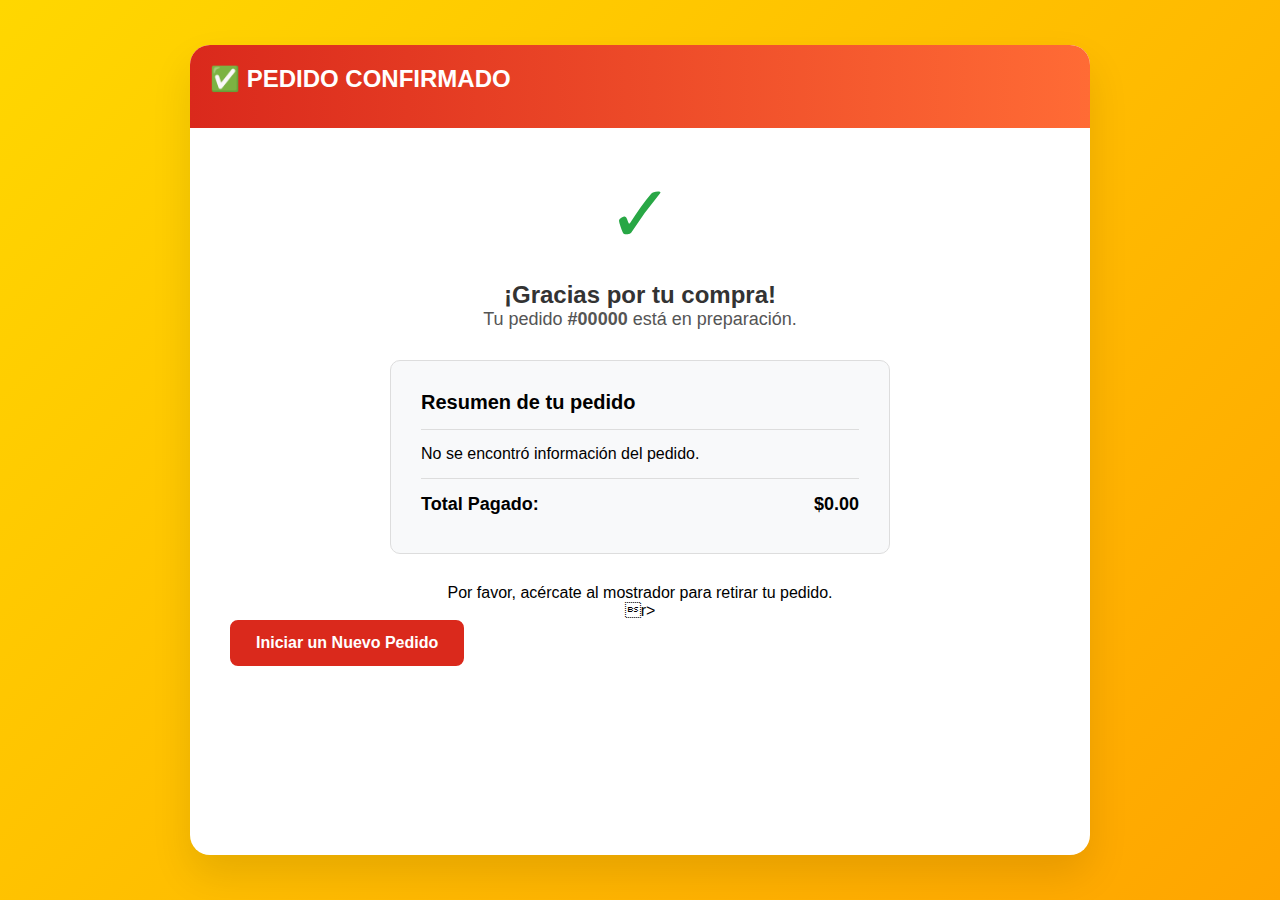
<file: pages/order-confirmation.html>
<!DOCTYPE html>
<html lang="es">
<head>
    <meta charset="UTF-8">
    <meta name="viewport" content="width=device-width, initial-scale=1.0">
    <title>Confirmación de Pedido - McDonald's</title>
    <link rel="stylesheet" href="../assets/css/style.css">
    <style>
        .confirmation-container {
            text-align: center;
            padding: 40px;
        }
        .checkmark {
            font-size: 80px;
            color: #28a745;
            margin-bottom: 20px;
        }
        .order-summary {
            background: #f8f9fa;
            border-radius: 10px;
            padding: 30px;
            max-width: 500px;
            margin: 30px auto;
            text-align: left;
            border: 1px solid #ddd;
        }
        .summary-title {
            font-size: 20px;
            font-weight: bold;
            border-bottom: 1px solid #ddd;
            padding-bottom: 15px;
            margin-bottom: 15px;
        }
        .summary-item {
            display: flex;
            justify-content: space-between;
            padding: 8px 0;
        }
        .summary-total-line {
            font-weight: bold;
            font-size: 18px;
            margin-top: 15px;
            padding-top: 15px;
            border-top: 1px solid #ddd;
        }
    </style>
</head>
<body>
    <div class="kiosk-container">
        <div class="header">
            <div class="header-top">
                <div class="logo-section">
                    <h1>✅ PEDIDO CONFIRMADO</h1>
                </div>
            </div>
        </div>

        <div class="confirmation-container">
            <div class="checkmark">✓</div>
            <h2 class="content-title">¡Gracias por tu compra!</h2>
            <p style="font-size: 18px; color: #555;">Tu pedido <strong id="orderNumber">#00000</strong> está en preparación.</p>

            <div class="order-summary">
                <div class="summary-title">Resumen de tu pedido</div>
                <div id="orderedItems">
                    <!-- Items del pedido se insertarán aquí -->
                </div>
                <div class="summary-item summary-total-line">
                    <span>Total Pagado:</span>
                    <span id="finalTotal">$0.00</span>
                </div>
            </div>

            <p>Por favor, acércate al mostrador para retirar tu pedido.</p>
            r>
            <button class="btn btn-primary" onclick="startNewOrder()">Iniciar un Nuevo Pedido</button>
        </div>
    </div>

    <script src="../assets/js/order.js"></script>
</body>
</html>
</file>
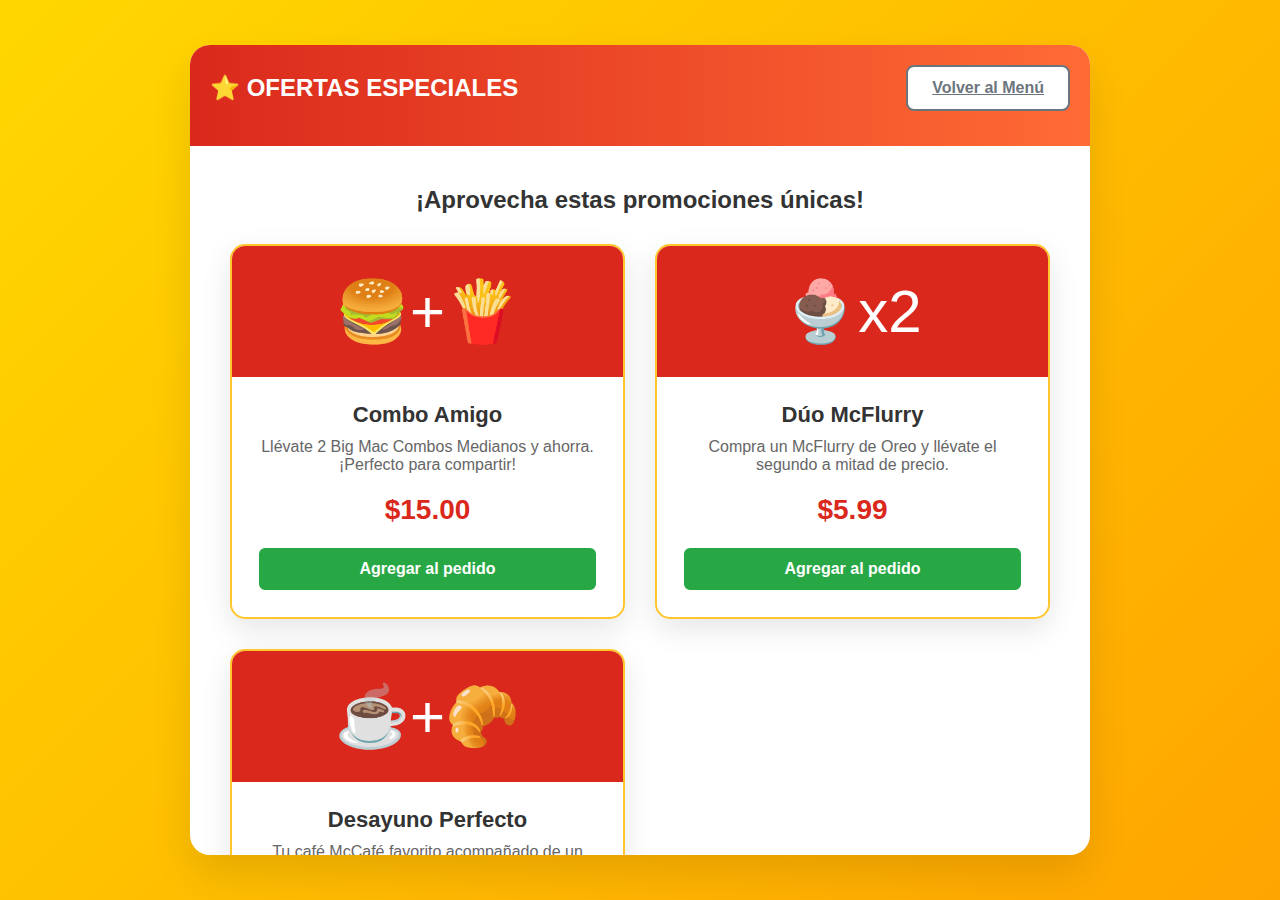
<file: pages/special-offers.html>
<!DOCTYPE html>
<html lang="es">
<head>
    <meta charset="UTF-8">
    <meta name="viewport" content="width=device-width, initial-scale=1.0">
    <title>Ofertas Especiales - McDonald's</title>
    <link rel="stylesheet" href="../assets/css/style.css">
    <style>
        /* Estilos adicionales específicos para esta página */
        .offers-container {
            padding: 40px;
            text-align: center;
        }
        .offers-grid {
            display: grid;
            grid-template-columns: repeat(auto-fit, minmax(300px, 1fr));
            gap: 30px;
            margin-top: 30px;
        }
        .offer-card {
            background: white;
            border-radius: 15px;
            box-shadow: 0 10px 30px rgba(0,0,0,0.1);
            overflow: hidden;
            transition: all 0.3s ease;
            border: 2px solid #FFC72C;
        }
        .offer-card:hover {
            transform: translateY(-5px);
            box-shadow: 0 15px 40px rgba(0,0,0,0.15);
        }
        .offer-image {
            background: #DA291C;
            color: white;
            font-size: 60px;
            padding: 30px 0;
        }
        .offer-content {
            padding: 25px;
        }
        .offer-title {
            font-size: 22px;
            font-weight: bold;
            color: #333;
            margin-bottom: 10px;
        }
        .offer-description {
            font-size: 16px;
            color: #666;
            margin-bottom: 20px;
        }
        .offer-price {
            font-size: 28px;
            font-weight: bold;
            color: #DA291C;
            margin-bottom: 20px;
        }
        .btn-offer {
            background: #28a745;
            color: white;
            text-decoration: none;
        }
    </style>
</head>
<body>
    <div class="kiosk-container">
        <div class="header">
            <div class="header-top">
                <div class="logo-section">
                    <a href="../index.html" style="color: white; text-decoration: none;"><h1>⭐ OFERTAS ESPECIALES</h1></a>
                </div>
                <a href="../index.html" class="btn btn-secondary">Volver al Menú</a>
            </div>
        </div>

        <div class="offers-container">
            <h2 class="content-title">¡Aprovecha estas promociones únicas!</h2>
            
            <div class="offers-grid">
                <!-- Oferta 1 -->
                <div class="offer-card">
                    <div class="offer-image">🍔+🍟</div>
                    <div class="offer-content">
                        <div class="offer-title">Combo Amigo</div>
                        <div class="offer-description">Llévate 2 Big Mac Combos Medianos y ahorra. ¡Perfecto para compartir!</div>
                        <div class="offer-price">$15.00</div>
                        <a href="../index.html" class="btn btn-offer">Agregar al pedido</a>
                    </div>
                </div>

                <!-- Oferta 2 -->
                <div class="offer-card">
                    <div class="offer-image">🍨x2</div>
                    <div class="offer-content">
                        <div class="offer-title">Dúo McFlurry</div>
                        <div class="offer-description">Compra un McFlurry de Oreo y llévate el segundo a mitad de precio.</div>
                        <div class="offer-price">$5.99</div>
                        <a href="../index.html" class="btn btn-offer">Agregar al pedido</a>
                    </div>
                </div>

                <!-- Oferta 3 -->
                <div class="offer-card">
                    <div class="offer-image">☕+🥐</div>
                    <div class="offer-content">
                        <div class="offer-title">Desayuno Perfecto</div>
                        <div class="offer-description">Tu café McCafé favorito acompañado de un croissant recién horneado.</div>
                        <div class="offer-price">$4.50</div>
                        <a href="../index.html" class="btn btn-offer">Agregar al pedido</a>
                    </div>
                </div>
            </div>
        </div>
    </div>
</body>
</html>
</file>
<file: assets/css/style.css>
* {
            margin: 0;
            padding: 0;
            box-sizing: border-box;
        }

        body {
            font-family: 'Segoe UI', Tahoma, Geneva, Verdana, sans-serif;
            background: linear-gradient(135deg, #FFD700 0%, #FFA500 100%);
            min-height: 100vh;
            display: flex;
            justify-content: center;
            align-items: center;
            padding: 20px;
        }

        .kiosk-container {
            background: white;
            border-radius: 20px;
            box-shadow: 0 20px 40px rgba(0,0,0,0.1);
            width: 100%;
            max-width: 900px;
            height: 90vh;
            display: flex;
            flex-direction: column;
            overflow: hidden;
        }

        /* HEADER - Status del sistema visible */
        .header {
            background: linear-gradient(90deg, #DA291C 0%, #FF6B35 100%);
            color: white;
            padding: 20px;
            position: relative;
        }

        .header-top {
            display: flex;
            justify-content: space-between;
            align-items: center;
            margin-bottom: 15px;
        }

        .logo-section h1 {
            font-size: 24px;
            font-weight: bold;
        }

        .system-status {
            display: flex;
            align-items: center;
            gap: 15px;
            font-size: 14px;
        }

        .status-indicator {
            display: flex;
            align-items: center;
            gap: 5px;
        }

        .status-dot {
            width: 8px;
            height: 8px;
            border-radius: 50%;
            background: #28a745;
        }

        .progress-section {
            display: flex;
            justify-content: space-between;
            align-items: center;
        }

        .progress-bar-container {
            flex: 1;
            margin: 0 20px;
        }

        .progress-bar {
            background: rgba(255,255,255,0.3);
            height: 8px;
            border-radius: 4px;
            overflow: hidden;
        }

        .progress-fill {
            background: white;
            height: 100%;
            width: 33%;
            border-radius: 4px;
            transition: width 0.3s ease;
        }

        .step-text {
            font-size: 14px;
            margin-top: 5px;
        }

        .help-button {
            background: rgba(255,255,255,0.2);
            border: 2px solid white;
            color: white;
            border-radius: 50%;
            width: 50px;
            height: 50px;
            font-size: 24px;
            cursor: pointer;
            display: flex;
            align-items: center;
            justify-content: center;
            transition: all 0.3s ease;
        }

        .help-button:hover {
            background: white;
            color: #DA291C;
            transform: scale(1.1);
        }

        /* SIDEBAR - Categorías */
        .main-container {
            display: flex;
            flex: 1;
            overflow: hidden;
        }

        .sidebar {
            width: 200px;
            background: #f8f9fa;
            border-right: 2px solid #e9ecef;
            display: flex;
            flex-direction: column;
        }

        .categories-title {
            padding: 20px;
            font-weight: bold;
            color: #333;
            border-bottom: 1px solid #e9ecef;
            background: white;
        }

        .category-btn {
            padding: 15px 20px;
            border: none;
            background: transparent;
            text-align: left;
            cursor: pointer;
            font-size: 16px;
            color: #666;
            border-left: 4px solid transparent;
            transition: all 0.3s ease;
            display: flex;
            align-items: center;
            gap: 10px;
        }

        .category-btn:hover {
            background: #e9ecef;
            color: #333;
        }

        .category-btn.active {
            background: #fff3cd;
            color: #333;
            border-left-color: #FFD700;
            font-weight: bold;
        }

        .category-icon {
            font-size: 20px;
            width: 24px;
        }

        /* MAIN CONTENT */
        .content-area {
            flex: 1;
            display: flex;
            flex-direction: column;
            overflow: hidden;
        }

        .content-header {
            padding: 20px 30px;
            background: white;
            border-bottom: 1px solid #e9ecef;
            display: flex;
            justify-content: space-between;
            align-items: center;
        }

        .content-title {
            font-size: 24px;
            color: #333;
            margin: 0;
        }

        .view-controls {
            display: flex;
            gap: 10px;
        }

        .view-btn {
            padding: 8px 12px;
            border: 1px solid #ddd;
            background: white;
            border-radius: 5px;
            cursor: pointer;
            transition: all 0.3s ease;
        }

        .view-btn.active {
            background: #FFD700;
            border-color: #FFD700;
        }

        .products-container {
            flex: 1;
            padding: 20px 30px;
            overflow-y: auto;
        }

        .combo-grid {
            display: grid;
            grid-template-columns: repeat(auto-fit, minmax(280px, 1fr));
            gap: 20px;
        }

        .combo-card {
            background: white;
            border: 2px solid #e9ecef;
            border-radius: 12px;
            padding: 20px;
            cursor: pointer;
            transition: all 0.3s ease;
            position: relative;
            min-height: 200px;
            display: flex;
            flex-direction: column;
        }

        .combo-card:hover {
            border-color: #FFD700;
            transform: translateY(-3px);
            box-shadow: 0 8px 25px rgba(0,0,0,0.1);
        }

        .combo-card.selected {
            border-color: #DA291C;
            background: linear-gradient(135deg, #fff5f5 0%, #ffe6e6 100%);
        }

        .combo-header {
            display: flex;
            align-items: flex-start;
            margin-bottom: 15px;
        }

        .combo-image {
            font-size: 40px;
            margin-right: 15px;
        }

        .combo-info {
            flex: 1;
        }

        .combo-name {
            font-size: 18px;
            font-weight: bold;
            color: #333;
            margin-bottom: 5px;
        }

        .combo-price {
            font-size: 22px;
            font-weight: bold;
            color: #DA291C;
        }

        .combo-description {
            color: #666;
            font-size: 14px;
            margin-bottom: 12px;
            line-height: 1.4;
        }

        .combo-ingredients {
            background: #f8f9fa;
            padding: 10px;
            border-radius: 8px;
            font-size: 12px;
            color: #555;
            border-left: 4px solid #FFD700;
            margin-bottom: 10px;
        }

        .combo-actions {
            display: flex;
            justify-content: space-between;
            align-items: center;
            margin-top: auto;
        }

        .add-btn {
            background: #28a745;
            color: white;
            border: none;
            padding: 8px 16px;
            border-radius: 6px;
            cursor: pointer;
            font-weight: bold;
            transition: all 0.3s ease;
        }

        .add-btn:hover {
            background: #218838;
            transform: translateY(-1px);
        }

        .selection-indicator {
            position: absolute;
            top: 10px;
            right: 10px;
            width: 30px;
            height: 30px;
            border-radius: 50%;
            background: #28a745;
            color: white;
            display: none;
            align-items: center;
            justify-content: center;
            font-weight: bold;
            font-size: 16px;
        }

        .combo-card.selected .selection-indicator {
            display: flex;
        }

        /* CART SIDEBAR */
        .cart-sidebar {
            width: 300px;
            background: white;
            border-left: 2px solid #e9ecef;
            display: flex;
            flex-direction: column;
        }

        .cart-header {
            padding: 20px;
            background: #f8f9fa;
            border-bottom: 1px solid #e9ecef;
            display: flex;
            justify-content: space-between;
            align-items: center;
        }

        .cart-title {
            font-weight: bold;
            color: #333;
            display: flex;
            align-items: center;
            gap: 10px;
        }

        .edit-btn {
            background: #ffc107;
            color: #333;
            border: none;
            padding: 8px 12px;
            border-radius: 6px;
            cursor: pointer;
            font-size: 12px;
            display: flex;
            align-items: center;
            gap: 5px;
            transition: all 0.3s ease;
        }

        .edit-btn:hover {
            background: #e0a800;
            transform: translateY(-1px);
        }

        .cart-content {
            flex: 1;
            padding: 20px;
            overflow-y: auto;
        }

        .cart-item {
            display: flex;
            flex-direction: column;
            padding: 15px 0;
            border-bottom: 1px solid #eee;
        }

        .cart-item:last-child {
            border-bottom: none;
        }

        .cart-item-header {
            display: flex;
            justify-content: space-between;
            align-items: flex-start;
            margin-bottom: 8px;
        }

        .item-details {
            flex: 1;
        }

        .item-name {
            font-weight: bold;
            color: #333;
            margin-bottom: 5px;
            font-size: 16px;
        }

        .item-customizations {
            font-size: 12px;
            color: #666;
            line-height: 1.3;
            margin-bottom: 8px;
        }

        .item-price {
            font-weight: bold;
            color: #DA291C;
            font-size: 16px;
        }

        .quantity-controls {
            display: flex;
            align-items: center;
            justify-content: space-between;
            margin-top: 10px;
        }

        .qty-controls {
            display: flex;
            align-items: center;
            gap: 12px;
        }

        .qty-btn {
            width: 28px;
            height: 28px;
            border: 1px solid #ddd;
            background: white;
            border-radius: 4px;
            cursor: pointer;
            display: flex;
            align-items: center;
            justify-content: center;
            font-weight: bold;
            transition: all 0.2s ease;
        }

        .qty-btn:hover {
            background: #f8f9fa;
            border-color: #FFD700;
        }

        .qty-number {
            font-weight: bold;
            color: #333;
            min-width: 20px;
            text-align: center;
        }

        .remove-item-btn {
            background: #dc3545;
            color: white;
            border: none;
            padding: 4px 8px;
            border-radius: 4px;
            font-size: 12px;
            cursor: pointer;
            transition: all 0.2s ease;
        }

        .remove-item-btn:hover {
            background: #c82333;
        }

        .cart-empty {
            text-align: center;
            color: #666;
            font-style: italic;
            margin-top: 40px;
        }

        .cart-summary {
            padding: 20px;
            background: #f8f9fa;
            border-top: 1px solid #e9ecef;
        }

        .summary-line {
            display: flex;
            justify-content: space-between;
            margin-bottom: 8px;
            color: #666;
        }

        .summary-total {
            display: flex;
            justify-content: space-between;
            font-weight: bold;
            font-size: 18px;
            color: #333;
            border-top: 1px solid #ddd;
            padding-top: 10px;
            margin-top: 10px;
        }

        /* BOTTOM NAVIGATION */
        .bottom-nav {
            background: white;
            padding: 20px 30px;
            border-top: 2px solid #e9ecef;
            display: flex;
            justify-content: space-between;
            align-items: center;
        }

        .nav-left {
            display: flex;
            gap: 15px;
        }

        .nav-right {
            display: flex;
            gap: 15px;
        }

        .btn {
            padding: 12px 24px;
            border: 2px solid;
            border-radius: 8px;
            font-size: 16px;
            font-weight: bold;
            cursor: pointer;
            transition: all 0.3s ease;
            display: flex;
            align-items: center;
            gap: 8px;
            min-width: 120px;
            justify-content: center;
        }

        .btn-secondary {
            background: white;
            color: #6c757d;
            border-color: #6c757d;
        }

        .btn-secondary:hover {
            background: #6c757d;
            color: white;
            transform: translateY(-2px);
        }

        .btn-warning {
            background: white;
            color: #ffc107;
            border-color: #ffc107;
        }

        .btn-warning:hover {
            background: #ffc107;
            color: #333;
            transform: translateY(-2px);
        }

        .btn-primary {
            background: #DA291C;
            color: white;
            border-color: #DA291C;
        }

        .btn-primary:hover {
            background: #c21807;
            border-color: #c21807;
            transform: translateY(-2px);
        }

        .btn:disabled {
            opacity: 0.5;
            cursor: not-allowed;
            transform: none !important;
        }

        /* ERROR MESSAGES */
        .error-message {
            background: #f8d7da;
            color: #721c24;
            padding: 12px 16px;
            border-radius: 6px;
            margin: 10px 0;
            border-left: 4px solid #dc3545;
            display: none;
        }

        .success-message {
            background: #d4edda;
            color: #155724;
            padding: 12px 16px;
            border-radius: 6px;
            margin: 10px 0;
            border-left: 4px solid #28a745;
            display: none;
        }

        /* HELP TOOLTIP */
        .help-tooltip {
            position: absolute;
            background: #333;
            color: white;
            padding: 15px;
            border-radius: 10px;
            top: 80px;
            right: 20px;
            width: 280px;
            font-size: 14px;
            z-index: 1000;
            display: none;
            box-shadow: 0 5px 15px rgba(0,0,0,0.3);
            line-height: 1.4;
        }

        .help-tooltip::before {
            content: '';
            position: absolute;
            top: -10px;
            right: 15px;
            border-left: 10px solid transparent;
            border-right: 10px solid transparent;
            border-bottom: 10px solid #333;
        }

        /* ACCESSIBILITY */
        .sr-only {
            position: absolute;
            width: 1px;
            height: 1px;
            padding: 0;
            margin: -1px;
            overflow: hidden;
            clip: rect(0, 0, 0, 0);
            white-space: nowrap;
            border: 0;
        }

        /* RESPONSIVE */
        @media (max-width: 1024px) {
            .cart-sidebar {
                width: 250px;
            }
        }

        @media (max-width: 768px) {
            .main-container {
                flex-direction: column;
            }
            
            .sidebar {
                width: 100%;
                height: auto;
            }
            
            .cart-sidebar {
                width: 100%;
                order: -1;
            }
            
            .combo-grid {
                grid-template-columns: 1fr;
            }
        }
</file>
